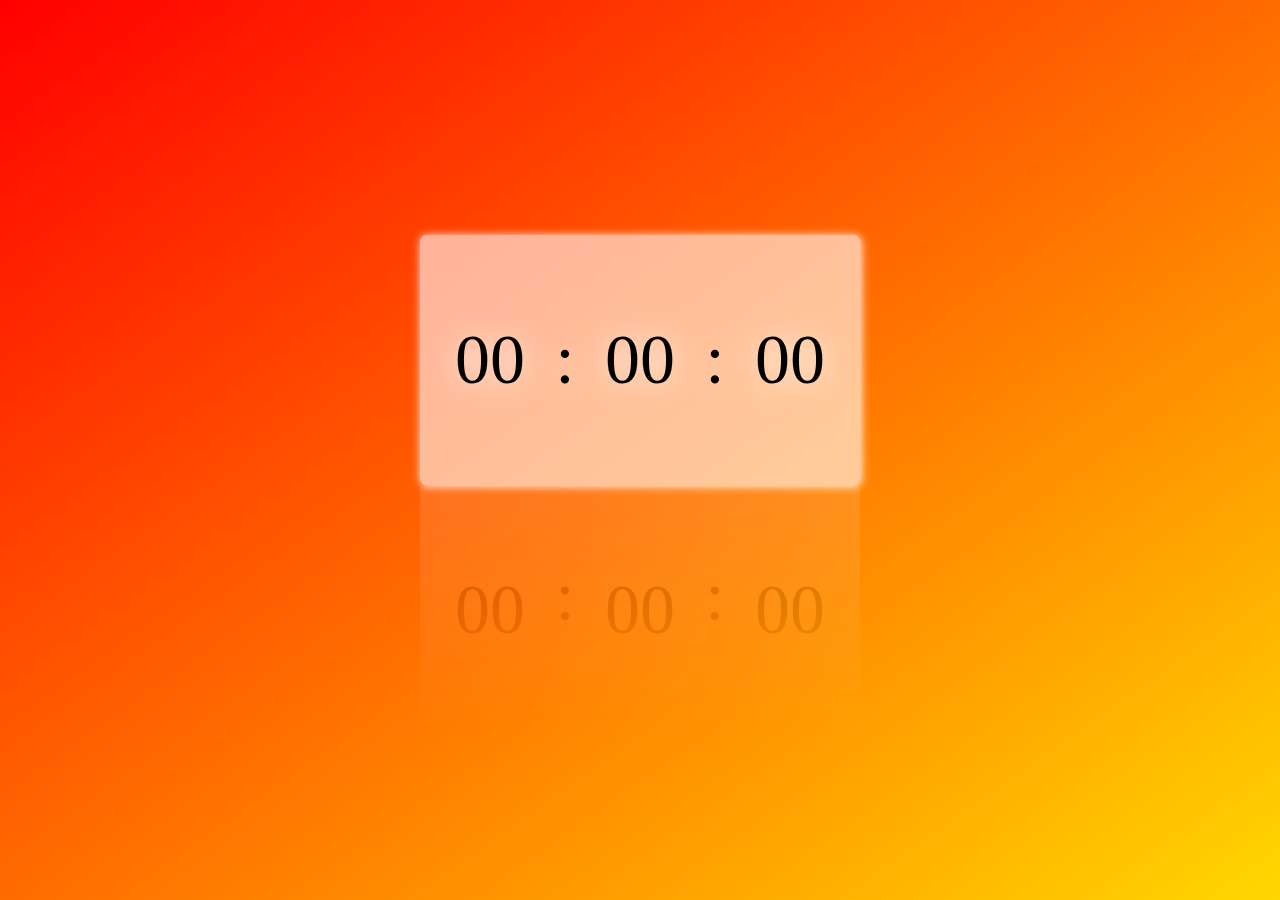
<file: Node/Node第一天/index.html>
<!DOCTYPE html>
<html lang="en">

<head>
  <meta charset="UTF-8">
  <meta name="viewport" content="width=device-width, initial-scale=1.0">
  <meta http-equiv="X-UA-Compatible" content="ie=edge">
  <title>index首页</title>

   <link rel="stylesheet" href="./clocks/index.css">
</head>

<body>
  <div class="box">
    <div id="HH">00</div>
    <div>:</div>
    <div id="mm">00</div>
    <div>:</div>
    <div id="ss">00</div>
  </div>

   <script src="./clocks/index.js"></script>
</body>

</html>
</file>
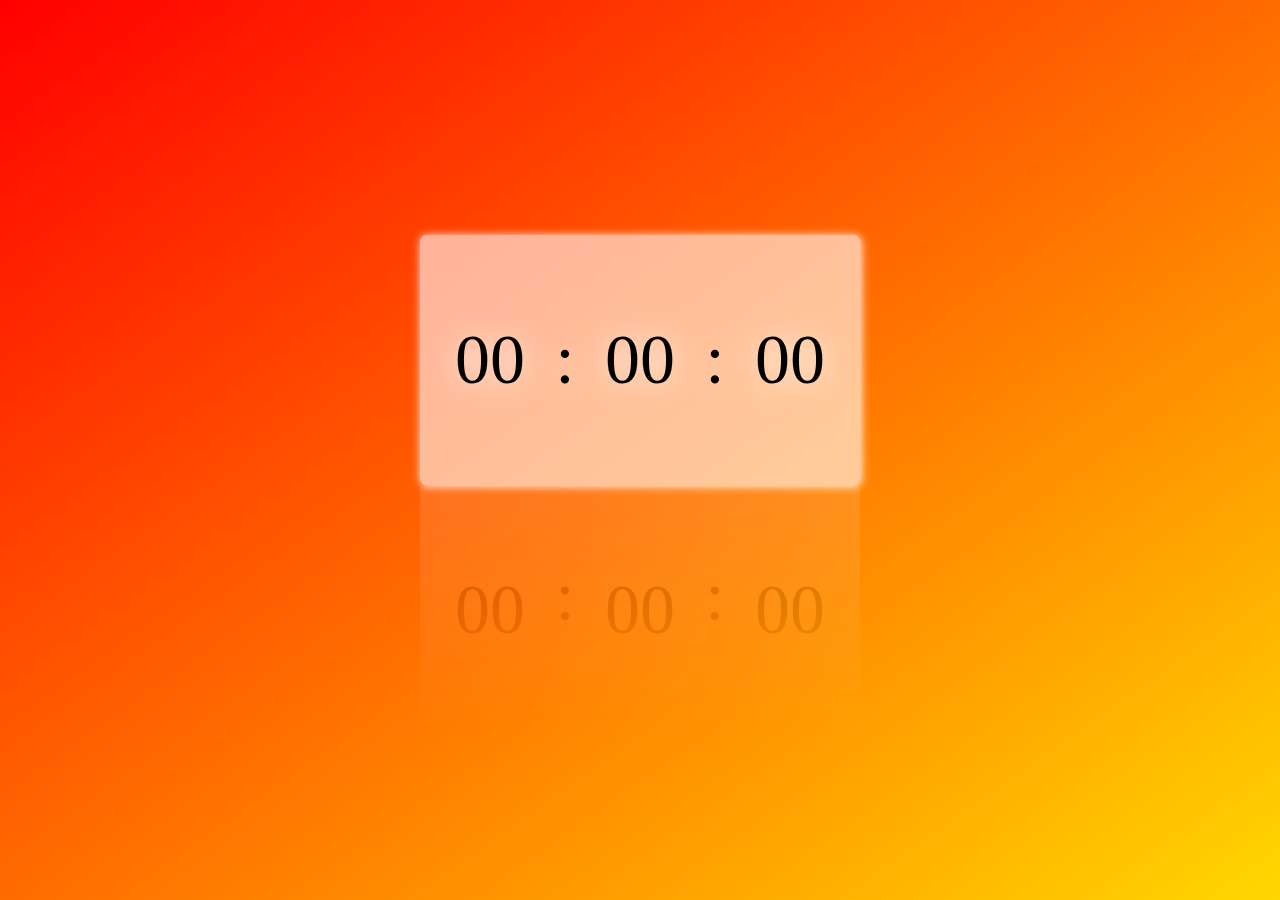
<file: Node/Node第一天/clock/index.html>
<!DOCTYPE html>
<html lang="en">

<head>
  <meta charset="UTF-8">
  <meta name="viewport" content="width=device-width, initial-scale=1.0">
  <meta http-equiv="X-UA-Compatible" content="ie=edge">
  <title>index首页</title>

   <link rel="stylesheet" href="./index.css">
</head>

<body>
  <div class="box">
    <div id="HH">00</div>
    <div>:</div>
    <div id="mm">00</div>
    <div>:</div>
    <div id="ss">00</div>
  </div>

   <script src="./index.js"></script>
</body>

</html>
</file>
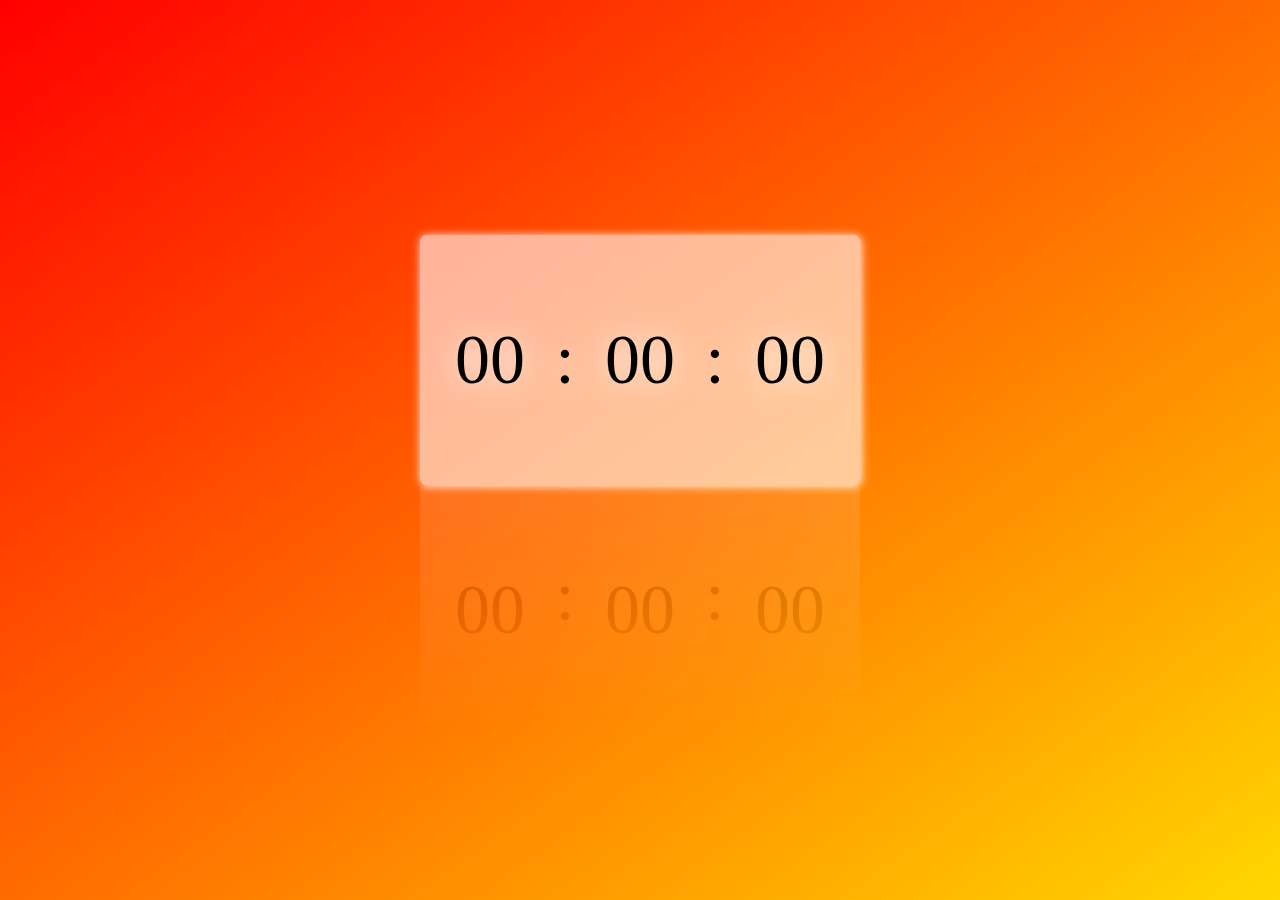
<file: Node/Node第一天/clocka/index.html>
<!DOCTYPE html>
<html lang="en">

<head>
  <meta charset="UTF-8">
  <meta name="viewport" content="width=device-width, initial-scale=1.0">
  <meta http-equiv="X-UA-Compatible" content="ie=edge">
  <title>index首页</title>

  <link rel="stylesheet" href="./index.css">
</head>

<body>
  <div class="box">
    <div id="HH">00</div>
    <div>:</div>
    <div id="mm">00</div>
    <div>:</div>
    <div id="ss">00</div>
  </div>

  <script src="./index.js"></script>
</body>

</html>
</file>
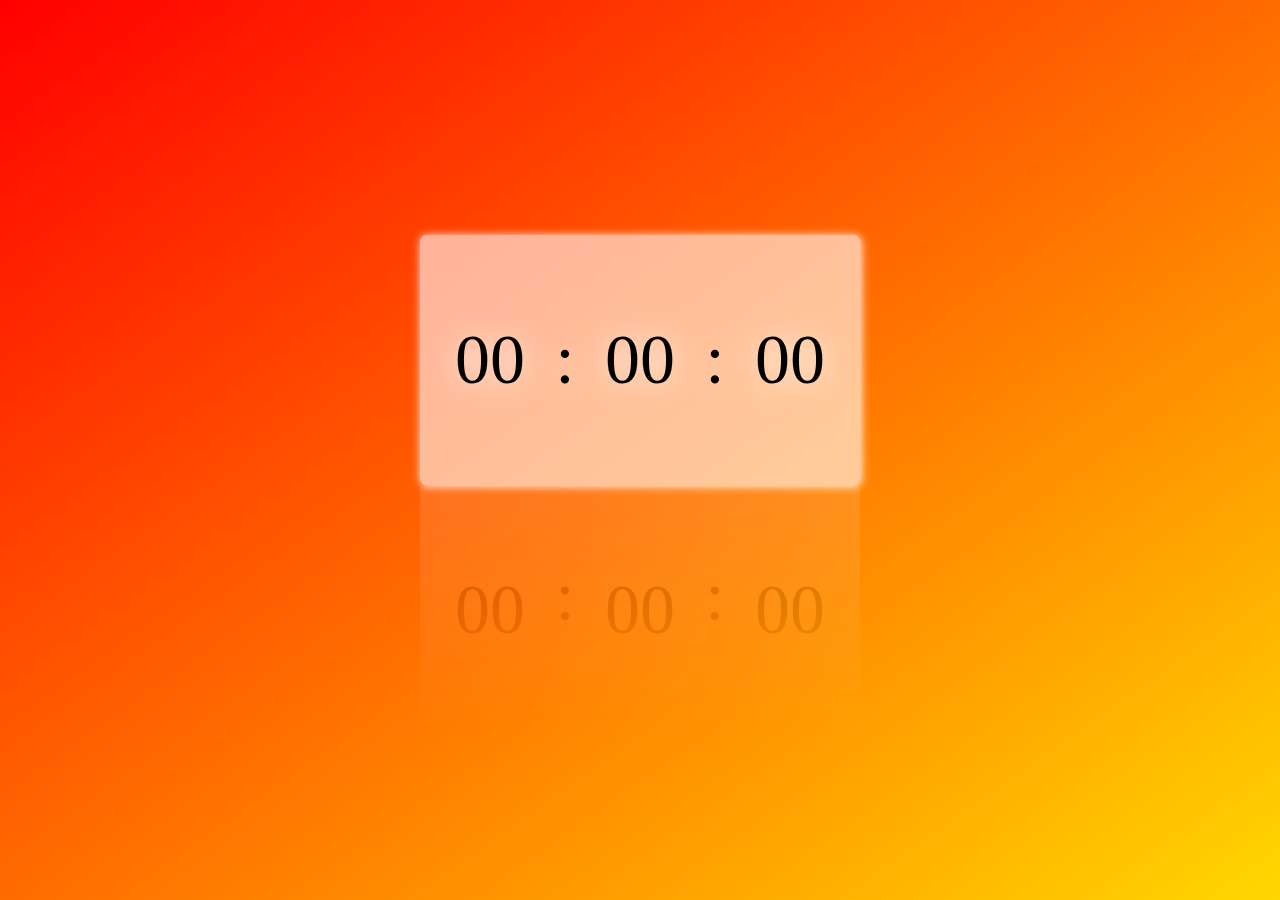
<file: Node/Node第一天/素材/index.html>
<!DOCTYPE html>
<html lang="en">

<head>
  <meta charset="UTF-8">
  <meta name="viewport" content="width=device-width, initial-scale=1.0">
  <meta http-equiv="X-UA-Compatible" content="ie=edge">
  <title>index首页</title>

  <style>
    html,
    body {
      margin: 0;
      padding: 0;
      height: 100%;
      background-image: linear-gradient(to bottom right, red, gold);
    }

    .box {
      width: 400px;
      height: 250px;
      background-color: rgba(255, 255, 255, 0.6);
      border-radius: 6px;
      position: absolute;
      left: 50%;
      top: 40%;
      transform: translate(-50%, -50%);
      box-shadow: 1px 1px 10px #fff;
      text-shadow: 0px 1px 30px white;

      display: flex;
      justify-content: space-around;
      align-items: center;
      font-size: 70px;
      user-select: none;
      padding: 0 20px;

      /* 盒子投影 */
      -webkit-box-reflect: below 0px -webkit-gradient(linear, left top, left bottom, from(transparent), color-stop(0%, transparent), to(rgba(250, 250, 250, .2)));
    }
  </style>
</head>

<body>
  <div class="box">
    <div id="HH">00</div>
    <div>:</div>
    <div id="mm">00</div>
    <div>:</div>
    <div id="ss">00</div>
  </div>

  <script>
    window.onload = function () {
      // 定时器，每隔 1 秒执行 1 次
      setInterval(() => {
        var dt = new Date()
        var HH = dt.getHours()
        var mm = dt.getMinutes()
        var ss = dt.getSeconds()

        // 为页面上的元素赋值
        document.querySelector('#HH').innerHTML = padZero(HH)
        document.querySelector('#mm').innerHTML = padZero(mm)
        document.querySelector('#ss').innerHTML = padZero(ss)
      }, 1000)
    }

    // 补零函数
    function padZero(n) {
      return n > 9 ? n : '0' + n
    }
  </script>
</body>

</html>
</file>
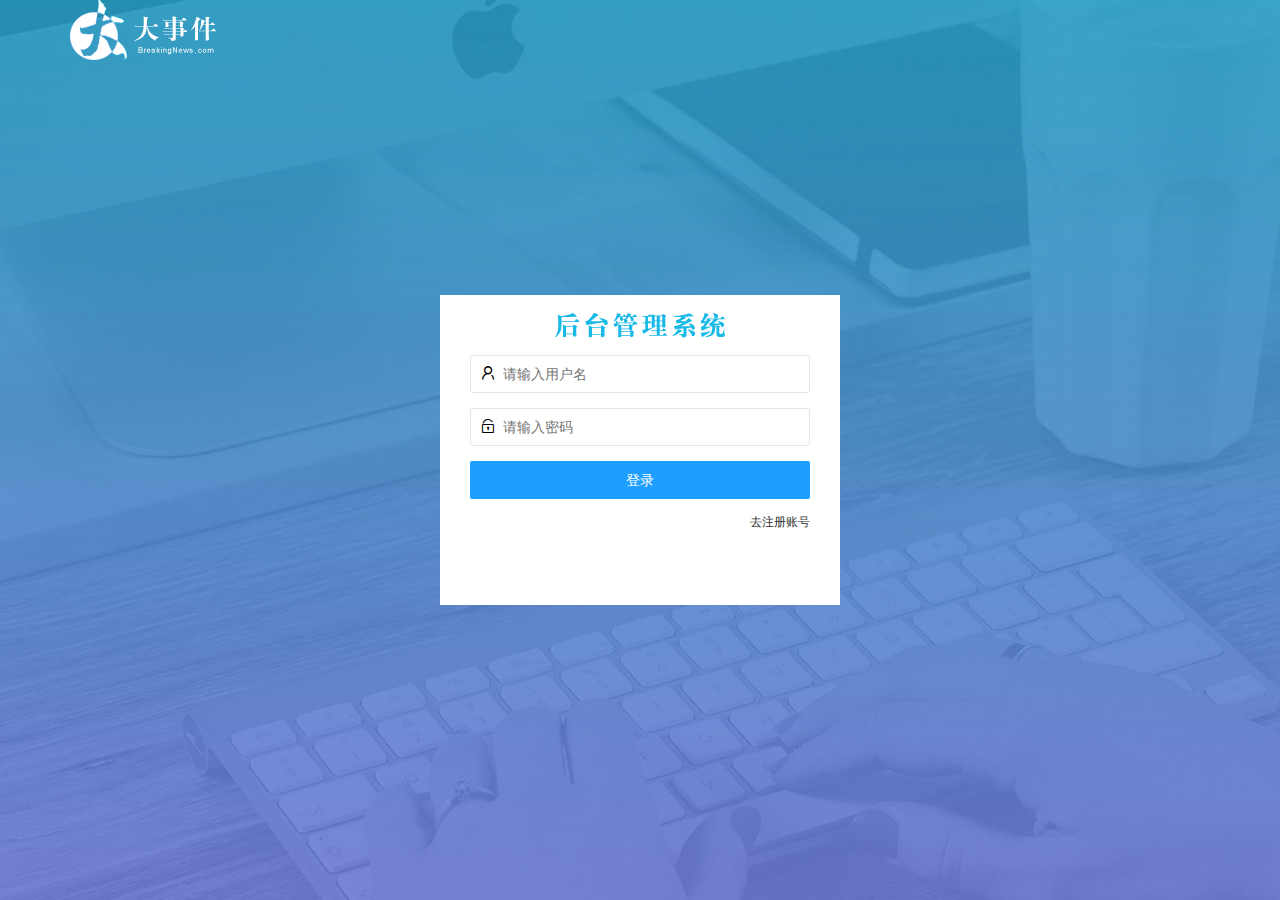
<file: login.html>
<!DOCTYPE html>
<html lang="en">
  <head>
    <meta charset="UTF-8" />
    <meta name="viewport" content="width=device-width, initial-scale=1.0" />
    <title>大事件-登录/注册</title>
    <!-- layui的样式 -->
    <link rel="stylesheet" href="/assets/lib/layui/css/layui.css" />
    <!-- 自己的样式 -->
    <link rel="stylesheet" href="/assets/css/login.css" />
  </head>
  <body>
    <!-- 头部LOGO区域 -->
    <div class="layui-main">
      <img src="/assets/images/logo.png" alt="" />
    </div>
    <!-- 登录/注册区域 -->
    <div class="loginAndRegBox">
      <div class="title-box"></div>
        <!-- 登录的 div -->
        <div class="login-box">
            <!-- 登入的表单 -->
          <form class="layui-form" action="" id="form_login">
              <!-- 用户名 -->
            <div class="layui-form-item">
                <i class="layui-icon layui-icon-username"></i>   
              <input type="text" name="username" required lay-verify="required" placeholder="请输入用户名" autocomplete="off" class="layui-input" />
            </div>
            <!-- 密码 -->
            <div class="layui-form-item">
                <i class="layui-icon layui-icon-password"></i>   
                <input type="password" name="password" required lay-verify="required|pwd" placeholder="请输入密码" autocomplete="off" class="layui-input" />
              </div>
              <!-- 登录按钮 -->
              <div class="layui-form-item">
                <button class="layui-btn layui-btn-fluid layui-btn layui-btn-normal" lay-submit lay-filter="formDemo">登录</button>
              </div>
              <!-- 去注册 -->
              <div class="layui-form-item links">
                <a href="javascript:;" id="link_reg">去注册账号</a>
              </div>
          </form>
          
        </div>
        <!-- 注册的 div -->
        <div class="reg-box">
            <!-- 注册的表单 -->
            <form class="layui-form" id="form_reg" action="">
                <!-- 用户名 -->
              <div class="layui-form-item">
                  <i class="layui-icon layui-icon-username"></i>   
                <input type="text" name="username" required lay-verify="required" placeholder="请输入用户名" autocomplete="off" class="layui-input" />
              </div>
              <!-- 密码 -->
              <div class="layui-form-item">
                  <i class="layui-icon layui-icon-password"></i>   
                  <input type="password" name="password" required lay-verify="required|pwd" placeholder="请输入密码" autocomplete="off" class="layui-input" />
                </div>
                <!-- 再次确认密码 -->
                <div class="layui-form-item">
                    <i class="layui-icon layui-icon-password"></i>   
                    <input type="password" name="repassword" required lay-verify="required|pwd|repwd" placeholder="请输入密码" autocomplete="off" class="layui-input" />
                  </div>
                <!-- 登录按钮 -->
                <div class="layui-form-item">
                  <button class="layui-btn layui-btn-fluid layui-btn layui-btn-normal" lay-submit lay-filter="formDemo">注册</button>
                </div>
                <!-- 去注册 -->
                <div class="layui-form-item links">
                    <a href="javascript:;" id="link_login">去登录</a>
                </div>
            </form>
        </div>
      
    </div>
    <!-- 导入Layui的js -->
    <script src="/assets/lib/layui/layui.all.js"></script>
    <!-- 导入JQuery -->
    <script src="/assets/lib/jquery.js"></script>
    <!-- 导入自己的js -->
    <script src="/assets/js/login.js"></script>
  </body>
</html>
</file>
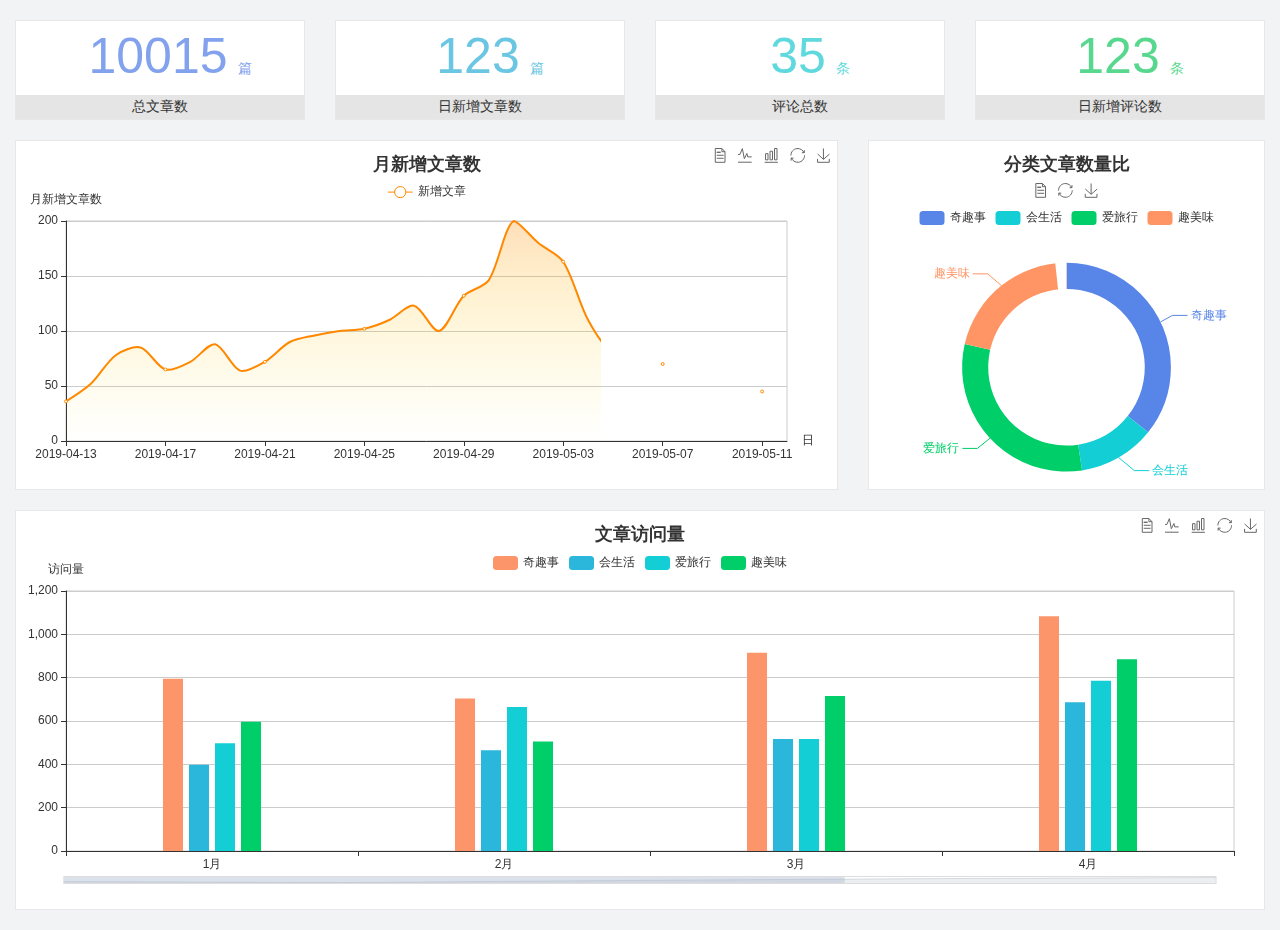
<file: home/dashboard.html>
<!DOCTYPE html>
<html lang="en">

<head>
  <meta charset="UTF-8">
  <meta name="viewport" content="width=device-width, initial-scale=1.0">
  <meta http-equiv="X-UA-Compatible" content="ie=edge">
  <title>图表统计</title>
  <link rel="stylesheet" href="../../assets/lib/bootstrap.css" />
  <link rel="stylesheet" href="../../assets/lib/main.css" />
  <script src="../../assets/lib/jquery.js"></script>
  <script type="text/javascript" src="../../assets/lib/echarts.min.js"></script>
</head>

<body>
  <div class="container-fluid">
    <div class="row spannel_list">
      <div class="col-sm-3 col-xs-6">
        <div class="spannel">
          <em>10015</em><span>篇</span>
          <b>总文章数</b>
        </div>
      </div>
      <div class="col-sm-3 col-xs-6">
        <div class="spannel scolor01">
          <em>123</em><span>篇</span>
          <b>日新增文章数</b>
        </div>
      </div>
      <div class="col-sm-3 col-xs-6">
        <div class="spannel scolor02">
          <em>35</em><span>条</span>
          <b>评论总数</b>
        </div>
      </div>
      <div class="col-sm-3 col-xs-6">
        <div class="spannel scolor03">
          <em>123</em><span>条</span>
          <b>日新增评论数</b>
        </div>
      </div>
    </div>
  </div>

  <div class="container-fluid">
    <div class="row curve-pie">
      <div class="col-lg-8 col-md-8">
        <div class="gragh_pannel" id="curve_show"></div>
      </div>
      <div class="col-lg-4 col-md-4">
        <div class="gragh_pannel" id="pie_show"></div>
      </div>
    </div>
  </div>

  <div class="container-fluid">
    <div class="column_pannel" id="column_show"></div>
  </div>

  <script>
    var oChart = echarts.init(document.getElementById('curve_show'));
    var aList_all = [
      { 'count': 36, 'date': '2019-04-13' },
      { 'count': 52, 'date': '2019-04-14' },
      { 'count': 78, 'date': '2019-04-15' },
      { 'count': 85, 'date': '2019-04-16' },
      { 'count': 65, 'date': '2019-04-17' },
      { 'count': 72, 'date': '2019-04-18' },
      { 'count': 88, 'date': '2019-04-19' },
      { 'count': 64, 'date': '2019-04-20' },
      { 'count': 72, 'date': '2019-04-21' },
      { 'count': 90, 'date': '2019-04-22' },
      { 'count': 96, 'date': '2019-04-23' },
      { 'count': 100, 'date': '2019-04-24' },
      { 'count': 102, 'date': '2019-04-25' },
      { 'count': 110, 'date': '2019-04-26' },
      { 'count': 123, 'date': '2019-04-27' },
      { 'count': 100, 'date': '2019-04-28' },
      { 'count': 132, 'date': '2019-04-29' },
      { 'count': 146, 'date': '2019-04-30' },
      { 'count': 200, 'date': '2019-05-01' },
      { 'count': 180, 'date': '2019-05-02' },
      { 'count': 163, 'date': '2019-05-03' },
      { 'count': 110, 'date': '2019-05-04' },
      { 'count': 80, 'date': '2019-05-05' },
      { 'count': 82, 'date': '2019-05-06' },
      { 'count': 70, 'date': '2019-05-07' },
      { 'count': 65, 'date': '2019-05-08' },
      { 'count': 54, 'date': '2019-05-09' },
      { 'count': 40, 'date': '2019-05-10' },
      { 'count': 45, 'date': '2019-05-11' },
      { 'count': 38, 'date': '2019-05-12' },
    ];

    let aCount = [];
    let aDate = [];

    for (var i = 0; i < aList_all.length; i++) {
      aCount.push(aList_all[i].count);
      aDate.push(aList_all[i].date);
    }

    var chartopt = {
      title: {
        text: '月新增文章数',
        left: 'center',
        top: '10'
      },
      tooltip: {
        trigger: 'axis'
      },
      legend: {
        data: ['新增文章'],
        top: '40'
      },
      toolbox: {
        show: true,
        feature: {
          mark: { show: true },
          dataView: { show: true, readOnly: false },
          magicType: { show: true, type: ['line', 'bar'] },
          restore: { show: true },
          saveAsImage: { show: true }
        }
      },
      calculable: true,
      xAxis: [
        {
          name: '日',
          type: 'category',
          boundaryGap: false,
          data: aDate
        }
      ],
      yAxis: [
        {
          name: '月新增文章数',
          type: 'value'
        }
      ],
      series: [
        {
          name: '新增文章',
          type: 'line',
          smooth: true,
          itemStyle: { normal: { areaStyle: { type: 'default' }, color: '#f80' }, lineStyle: { color: '#f80' } },
          data: aCount
        }],
      areaStyle: {
        normal: {
          color: new echarts.graphic.LinearGradient(0, 0, 0, 1, [{
            offset: 0,
            color: 'rgba(255,136,0,0.39)'
          }, {
            offset: .34,
            color: 'rgba(255,180,0,0.25)'
          }, {
            offset: 1,
            color: 'rgba(255,222,0,0.00)'
          }])

        }
      },
      grid: {
        show: true,
        x: 50,
        x2: 50,
        y: 80,
        height: 220
      }
    };

    oChart.setOption(chartopt);


    var oPie = echarts.init(document.getElementById('pie_show'));
    var oPieopt =
    {
      title: {
        top: 10,
        text: '分类文章数量比',
        x: 'center'
      },
      tooltip: {
        trigger: 'item',
        formatter: "{a} <br/>{b} : {c} ({d}%)"
      },
      color: ['#5885e8', '#13cfd5', '#00ce68', '#ff9565'],
      legend: {
        x: 'center',
        top: 65,
        data: ['奇趣事', '会生活', '爱旅行', '趣美味']
      },
      toolbox: {
        show: true,
        x: 'center',
        top: 35,
        feature: {
          mark: { show: true },
          dataView: { show: true, readOnly: false },
          magicType: {
            show: true,
            type: ['pie', 'funnel'],
            option: {
              funnel: {
                x: '25%',
                width: '50%',
                funnelAlign: 'left',
                max: 1548
              }
            }
          },
          restore: { show: true },
          saveAsImage: { show: true }
        }
      },
      calculable: true,
      series: [
        {
          name: '访问来源',
          type: 'pie',
          radius: ['45%', '60%'],
          center: ['50%', '65%'],
          data: [
            { value: 300, name: '奇趣事' },
            { value: 100, name: '会生活' },
            { value: 260, name: '爱旅行' },
            { value: 180, name: '趣美味' }
          ]
        }
      ]
    };
    oPie.setOption(oPieopt);



    var oColumn = this.echarts.init(document.getElementById('column_show'));
    var oColumnopt =
    {
      title: {
        text: '文章访问量',
        left: 'center',
        top: '10'
      },
      tooltip: {
        trigger: 'axis'
      },
      legend: {
        data: ['奇趣事', '会生活', '爱旅行', '趣美味'],
        top: '40'
      },
      toolbox: {
        show: true,
        feature: {
          mark: { show: true },
          dataView: { show: true, readOnly: false },
          magicType: { show: true, type: ['line', 'bar'] },
          restore: { show: true },
          saveAsImage: { show: true }
        }
      },
      calculable: true,
      xAxis: [
        {
          type: 'category',
          data: ['1月', '2月', '3月', '4月', '5月']
        }
      ],
      yAxis: [
        {
          name: '访问量',
          type: 'value'
        }
      ],
      series: [
        {
          name: '奇趣事',
          type: 'bar',
          barWidth: 20,
          itemStyle: {
            normal: { areaStyle: { type: 'default' }, color: '#fd956a' }
          },
          data: [800, 708, 920, 1090, 1200]
        },
        {
          name: '会生活',
          type: 'bar',
          barWidth: 20,
          itemStyle: {
            normal: { areaStyle: { type: 'default' }, color: '#2bb6db' }
          },
          data: [400, 468, 520, 690, 800]
        },
        {
          name: '爱旅行',
          type: 'bar',
          barWidth: 20,
          itemStyle: {
            normal: { areaStyle: { type: 'default' }, color: '#13cfd5' }
          },
          data: [500, 668, 520, 790, 900]
        },
        {
          name: '趣美味',
          type: 'bar',
          barWidth: 20,
          itemStyle: {
            normal: { areaStyle: { type: 'default' }, color: '#00ce68' }
          },
          data: [600, 508, 720, 890, 1000]
        }
      ],
      grid: {
        show: true,
        x: 50,
        x2: 30,
        y: 80,
        height: 260
      },
      dataZoom: [//给x轴设置滚动条
        {
          start: 0,//默认为0
          end: 100 - 1000 / 31,//默认为100
          type: 'slider',
          show: true,
          xAxisIndex: [0],
          handleSize: 0,//滑动条的 左右2个滑动条的大小
          height: 8,//组件高度
          left: 45, //左边的距离
          right: 50,//右边的距离
          bottom: 26,//右边的距离
          handleColor: '#ddd',//h滑动图标的颜色
          handleStyle: {
            borderColor: "#cacaca",
            borderWidth: "1",
            shadowBlur: 2,
            background: "#ddd",
            shadowColor: "#ddd",
          }
        }]
    };
    oColumn.setOption(oColumnopt);
  </script>
</body>

</html>
</file>
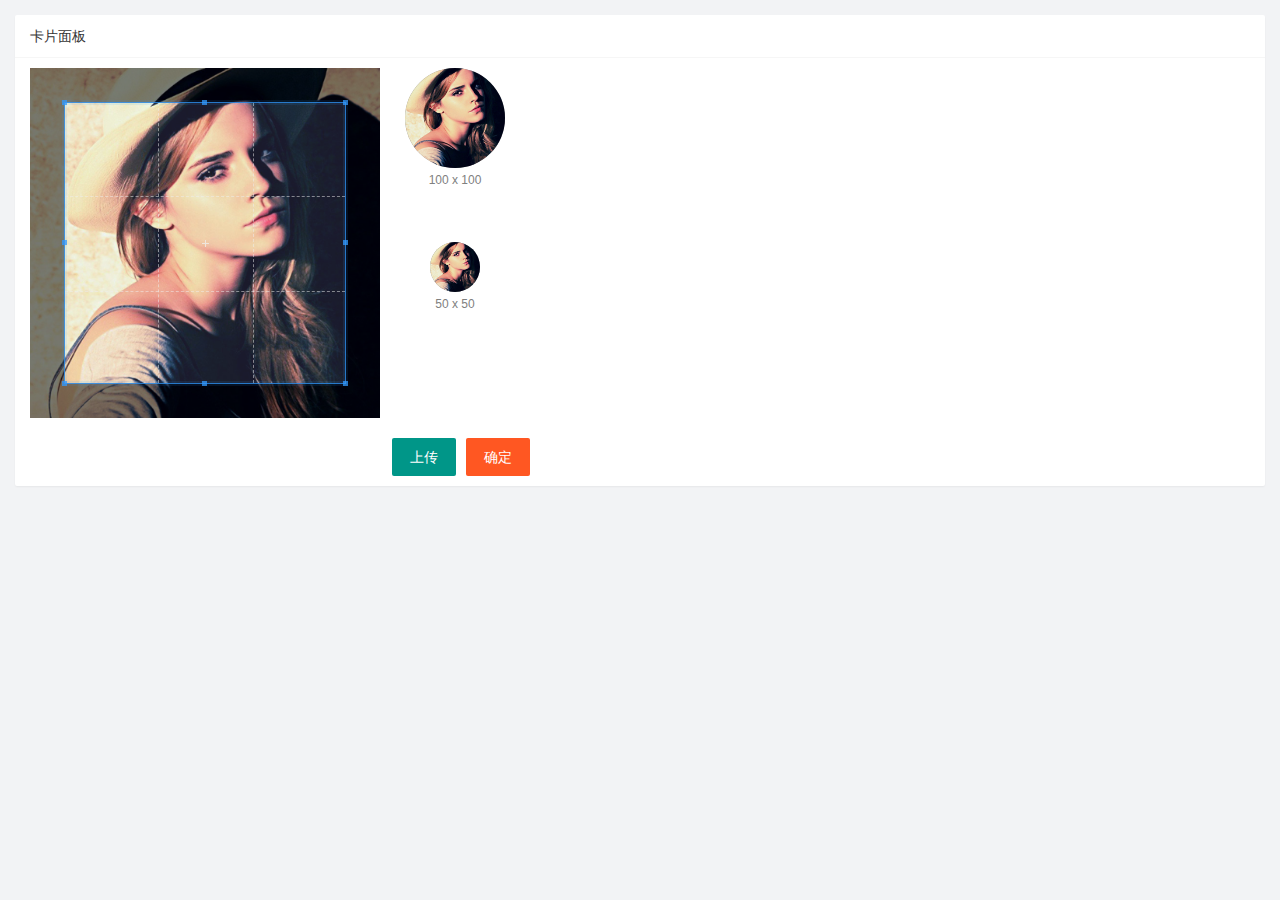
<file: user/user_avatar.html>
<!DOCTYPE html>
<html lang="en">

<head>
    <meta charset="UTF-8">
    <meta name="viewport" content="width=device-width, initial-scale=1.0">
    <title>Document</title>
    <link rel="stylesheet" href="/assets/lib/layui/css/layui.css">
    <link rel="stylesheet" href="/assets/lib/cropper/cropper.css" />
    <link rel="stylesheet" href="/assets/css/user/user_avatar.css">
</head>

<body>
    <!-- 卡片区域 -->
    <div class="layui-card">
        <div class="layui-card-header">卡片面板</div>
        <div class="layui-card-body">
            <!-- 第一行的图片裁剪和预览区域 -->
            <div class="row1">
                <!-- 图片裁剪区域 -->
                <div class="cropper-box">
                    <!-- 这个 img 标签很重要，将来会把它初始化为裁剪区域 -->
                    <img id="image" src="/assets/images/sample.jpg" />
                </div>
                <!-- 图片的预览区域 -->
                <div class="preview-box">
                    <div>
                        <!-- 宽高为 100px 的预览区域 -->
                        <div class="img-preview w100"></div>
                        <p class="size">100 x 100</p>
                    </div>
                    <div>
                        <!-- 宽高为 50px 的预览区域 -->
                        <div class="img-preview w50"></div>
                        <p class="size">50 x 50</p>
                    </div>
                </div>
            </div>

            <!-- 第二行的按钮区域 -->
            <div class="row2">
                <input type="file" id="file" accept="image/png,image/jpeg">
                <button type="button" class="layui-btn" id="btnChooseImage">上传</button>
                <button type="button" class="layui-btn layui-btn-danger" id="btnUpload">确定</button>
            </div>
        </div>
    </div>
    <script src="/assets/lib/jquery.js"></script>
    <script src="/assets/lib/layui/layui.all.js"></script>
    <script src="/assets/lib/cropper/Cropper.js"></script>
    <script src="/assets/lib/cropper/jquery-cropper.js"></script>
    <script src="/assets/js/baseAPI.js"></script>
    <script src="/assets/js/user/user_avatar.js"></script>
</body>

</html>
</file>
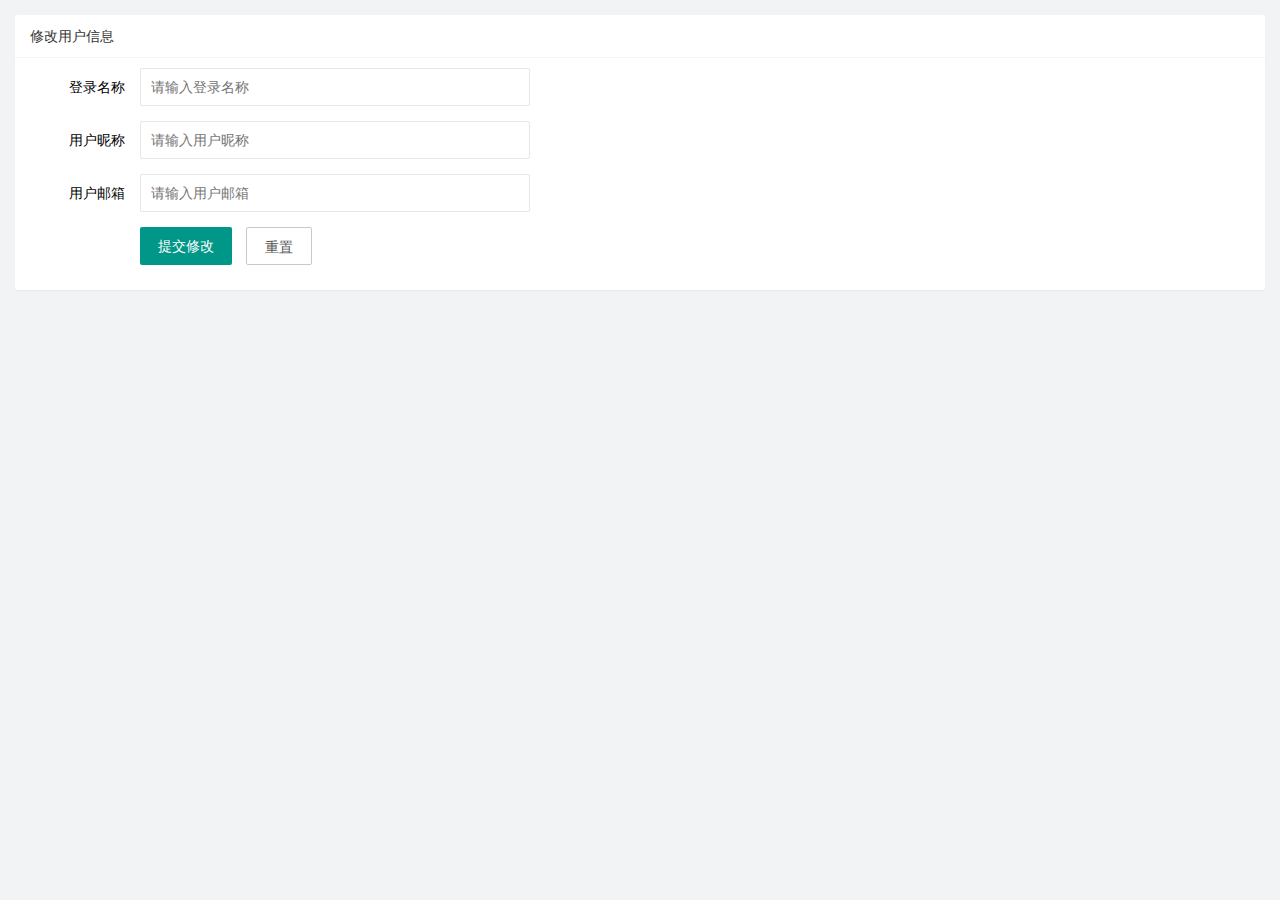
<file: user/user_info.html>
<!DOCTYPE html>
<html lang="en">

<head>
    <meta charset="UTF-8">
    <meta name="viewport" content="width=device-width, initial-scale=1.0">
    <title>Document</title>
    <link rel="stylesheet" href="/assets/lib/layui/css/layui.css">
    <link rel="stylesheet" href="/assets/css/user/user_info.css">
</head>

<body>
    <!-- 卡片区域 -->
    <div class="layui-card">
        <div class="layui-card-header">修改用户信息</div>
        <div class="layui-card-body">
            <!-- form 表单区域 -->
            <form class="layui-form"  lay-filter="formUserInfo">
                <input type="hidden" name="id">
                <div class="layui-form-item">
                    <label class="layui-form-label">登录名称</label>
                    <div class="layui-input-block">
                        <input type="text" name="username" required lay-verify="required" placeholder="请输入登录名称"
                            autocomplete="off" class="layui-input" readonly>
                    </div>
                </div>
                <div class="layui-form-item">
                    <label class="layui-form-label">用户昵称</label>
                    <div class="layui-input-block">
                        <input type="text" name="nickname" required lay-verify="required|nickname" placeholder="请输入用户昵称"
                            autocomplete="off" class="layui-input">
                    </div>
                </div>
                <div class="layui-form-item">
                    <label class="layui-form-label">用户邮箱</label>
                    <div class="layui-input-block">
                        <input type="text" name="email" required lay-verify="required|email" placeholder="请输入用户邮箱"
                            autocomplete="off" class="layui-input">
                    </div>
                </div>
                <div class="layui-form-item">
                    <div class="layui-input-block">
                        <button class="layui-btn" lay-submit lay-filter="formDemo">提交修改</button>
                        <button type="reset" class="layui-btn layui-btn-primary" id="btnReset">重置</button>
                    </div>
                </div>
            </form>
        </div>
    </div>
    <script src="/assets/lib/layui/layui.all.js"></script>
    <script src="/assets/lib/jquery.js"></script>
    <script src="/assets/js/baseAPI.js"></script>
    <script src="/assets/js/user/user_info.js"></script>
</body>

</html>
</file>
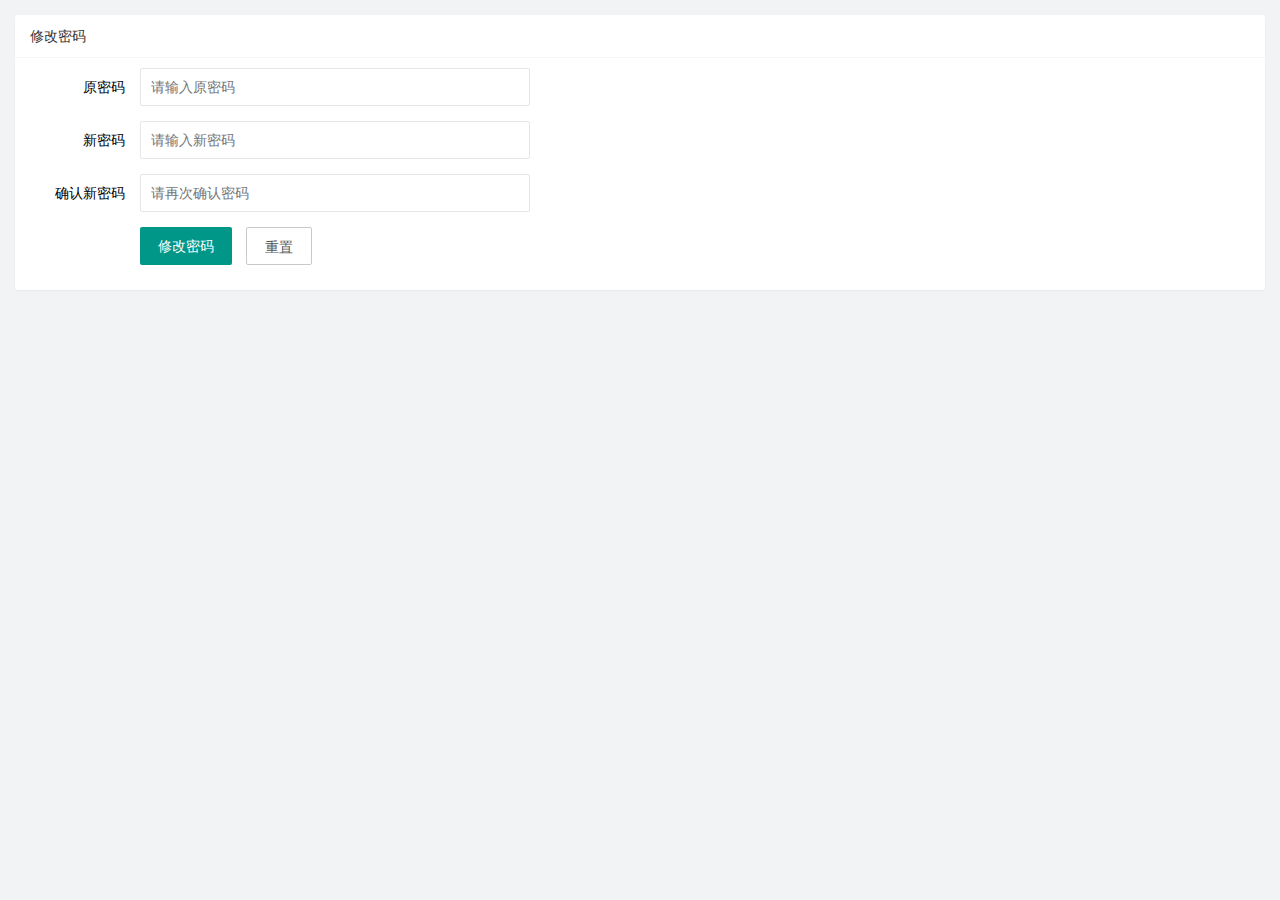
<file: user/user_pwd.html>
<!DOCTYPE html>
<html lang="en">

<head>
    <meta charset="UTF-8">
    <meta name="viewport" content="width=device-width, initial-scale=1.0">
    <title>Document</title>
    <link rel="stylesheet" href="/assets/lib/layui/css/layui.css">
    <link rel="stylesheet" href="/assets/css/user/user_pwd.css">
</head>

<body>
    <!-- 卡片区域 -->
    <div class="layui-card">
        <div class="layui-card-header">修改密码</div>
        <div class="layui-card-body">
            <form class="layui-form">
                <div class="layui-form-item">
                    <label class="layui-form-label">原密码</label>
                    <div class="layui-input-block">
                        <input type="password" name="oldPwd" required lay-verify="required|pwd" placeholder="请输入原密码"
                            autocomplete="off" class="layui-input">
                    </div>
                </div>
                <div class="layui-form-item">
                    <label class="layui-form-label">新密码</label>
                    <div class="layui-input-block">
                        <input type="password" name="newPwd" required lay-verify="required|pwd|samePwd" placeholder="请输入新密码"
                            autocomplete="off" class="layui-input">
                    </div>
                </div>
                <div class="layui-form-item">
                    <label class="layui-form-label">确认新密码</label>
                    <div class="layui-input-block">
                        <input type="password" name="rePwd" required lay-verify="required|pwd|samePwd|rePwd" placeholder="请再次确认密码"
                            autocomplete="off" class="layui-input">
                    </div>
                </div>
                <div class="layui-form-item">
                    <div class="layui-input-block">
                        <button class="layui-btn" lay-submit lay-filter="formDemo">修改密码</button>
                        <button type="reset" class="layui-btn layui-btn-primary">重置</button>
                    </div>
                </div>
            </form>
        </div>
    </div>
    <script src="/assets/lib/layui/layui.all.js"></script>
    <script src="/assets/lib/jquery.js"></script>
    <script src="/assets/js/baseAPI.js"></script>
    <script src="/assets/js/user/user_pwd.js"></script>

</body>

</html>
</file>
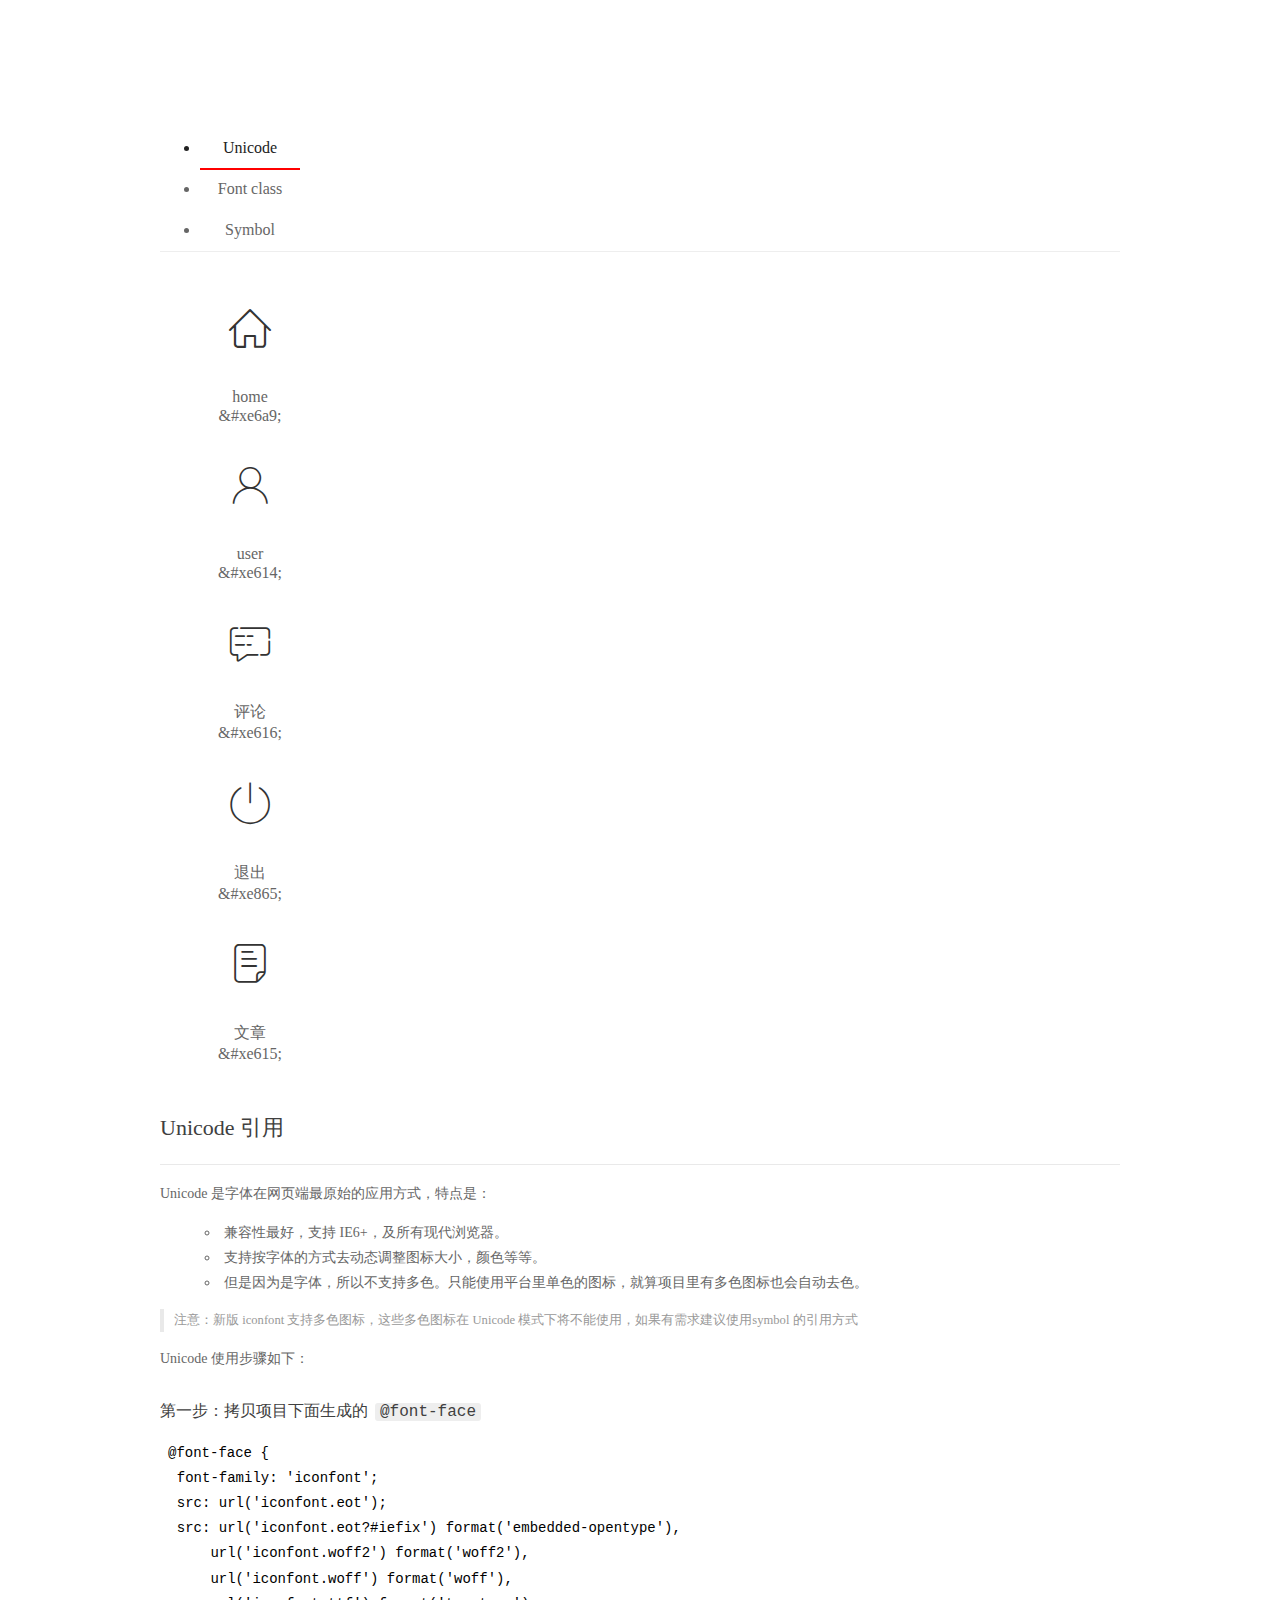
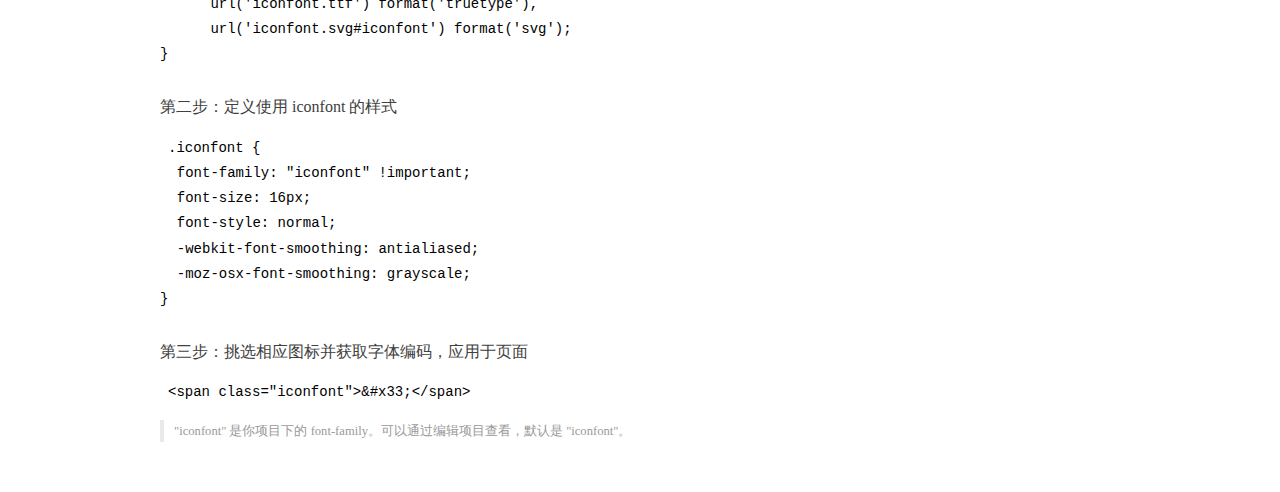
<file: assets/fonts/demo_index.html>
<!DOCTYPE html>
<html>
<head>
  <meta charset="utf-8"/>
  <title>IconFont Demo</title>
  <link rel="shortcut icon" href="https://gtms04.alicdn.com/tps/i4/TB1_oz6GVXXXXaFXpXXJDFnIXXX-64-64.ico" type="image/x-icon"/>
  <link rel="stylesheet" href="https://g.alicdn.com/thx/cube/1.3.2/cube.min.css">
  <link rel="stylesheet" href="demo.css">
  <link rel="stylesheet" href="iconfont.css">
  <script src="iconfont.js"></script>
  <!-- jQuery -->
  <script src="https://a1.alicdn.com/oss/uploads/2018/12/26/7bfddb60-08e8-11e9-9b04-53e73bb6408b.js"></script>
  <!-- 代码高亮 -->
  <script src="https://a1.alicdn.com/oss/uploads/2018/12/26/a3f714d0-08e6-11e9-8a15-ebf944d7534c.js"></script>
</head>
<body>
  <div class="main">
    <h1 class="logo"><a href="https://www.iconfont.cn/" title="iconfont 首页" target="_blank">&#xe86b;</a></h1>
    <div class="nav-tabs">
      <ul id="tabs" class="dib-box">
        <li class="dib active"><span>Unicode</span></li>
        <li class="dib"><span>Font class</span></li>
        <li class="dib"><span>Symbol</span></li>
      </ul>
      
    </div>
    <div class="tab-container">
      <div class="content unicode" style="display: block;">
          <ul class="icon_lists dib-box">
          
            <li class="dib">
              <span class="icon iconfont">&#xe6a9;</span>
                <div class="name">home</div>
                <div class="code-name">&amp;#xe6a9;</div>
              </li>
          
            <li class="dib">
              <span class="icon iconfont">&#xe614;</span>
                <div class="name">user</div>
                <div class="code-name">&amp;#xe614;</div>
              </li>
          
            <li class="dib">
              <span class="icon iconfont">&#xe616;</span>
                <div class="name">评论</div>
                <div class="code-name">&amp;#xe616;</div>
              </li>
          
            <li class="dib">
              <span class="icon iconfont">&#xe865;</span>
                <div class="name">退出</div>
                <div class="code-name">&amp;#xe865;</div>
              </li>
          
            <li class="dib">
              <span class="icon iconfont">&#xe615;</span>
                <div class="name">文章</div>
                <div class="code-name">&amp;#xe615;</div>
              </li>
          
          </ul>
          <div class="article markdown">
          <h2 id="unicode-">Unicode 引用</h2>
          <hr>

          <p>Unicode 是字体在网页端最原始的应用方式，特点是：</p>
          <ul>
            <li>兼容性最好，支持 IE6+，及所有现代浏览器。</li>
            <li>支持按字体的方式去动态调整图标大小，颜色等等。</li>
            <li>但是因为是字体，所以不支持多色。只能使用平台里单色的图标，就算项目里有多色图标也会自动去色。</li>
          </ul>
          <blockquote>
            <p>注意：新版 iconfont 支持多色图标，这些多色图标在 Unicode 模式下将不能使用，如果有需求建议使用symbol 的引用方式</p>
          </blockquote>
          <p>Unicode 使用步骤如下：</p>
          <h3 id="-font-face">第一步：拷贝项目下面生成的 <code>@font-face</code></h3>
<pre><code class="language-css"
>@font-face {
  font-family: 'iconfont';
  src: url('iconfont.eot');
  src: url('iconfont.eot?#iefix') format('embedded-opentype'),
      url('iconfont.woff2') format('woff2'),
      url('iconfont.woff') format('woff'),
      url('iconfont.ttf') format('truetype'),
      url('iconfont.svg#iconfont') format('svg');
}
</code></pre>
          <h3 id="-iconfont-">第二步：定义使用 iconfont 的样式</h3>
<pre><code class="language-css"
>.iconfont {
  font-family: "iconfont" !important;
  font-size: 16px;
  font-style: normal;
  -webkit-font-smoothing: antialiased;
  -moz-osx-font-smoothing: grayscale;
}
</code></pre>
          <h3 id="-">第三步：挑选相应图标并获取字体编码，应用于页面</h3>
<pre>
<code class="language-html"
>&lt;span class="iconfont"&gt;&amp;#x33;&lt;/span&gt;
</code></pre>
          <blockquote>
            <p>"iconfont" 是你项目下的 font-family。可以通过编辑项目查看，默认是 "iconfont"。</p>
          </blockquote>
          </div>
      </div>
      <div class="content font-class">
        <ul class="icon_lists dib-box">
          
          <li class="dib">
            <span class="icon iconfont icon-home"></span>
            <div class="name">
              home
            </div>
            <div class="code-name">.icon-home
            </div>
          </li>
          
          <li class="dib">
            <span class="icon iconfont icon-user"></span>
            <div class="name">
              user
            </div>
            <div class="code-name">.icon-user
            </div>
          </li>
          
          <li class="dib">
            <span class="icon iconfont icon-pinglun"></span>
            <div class="name">
              评论
            </div>
            <div class="code-name">.icon-pinglun
            </div>
          </li>
          
          <li class="dib">
            <span class="icon iconfont icon-tuichu"></span>
            <div class="name">
              退出
            </div>
            <div class="code-name">.icon-tuichu
            </div>
          </li>
          
          <li class="dib">
            <span class="icon iconfont icon-16"></span>
            <div class="name">
              文章
            </div>
            <div class="code-name">.icon-16
            </div>
          </li>
          
        </ul>
        <div class="article markdown">
        <h2 id="font-class-">font-class 引用</h2>
        <hr>

        <p>font-class 是 Unicode 使用方式的一种变种，主要是解决 Unicode 书写不直观，语意不明确的问题。</p>
        <p>与 Unicode 使用方式相比，具有如下特点：</p>
        <ul>
          <li>兼容性良好，支持 IE8+，及所有现代浏览器。</li>
          <li>相比于 Unicode 语意明确，书写更直观。可以很容易分辨这个 icon 是什么。</li>
          <li>因为使用 class 来定义图标，所以当要替换图标时，只需要修改 class 里面的 Unicode 引用。</li>
          <li>不过因为本质上还是使用的字体，所以多色图标还是不支持的。</li>
        </ul>
        <p>使用步骤如下：</p>
        <h3 id="-fontclass-">第一步：引入项目下面生成的 fontclass 代码：</h3>
<pre><code class="language-html">&lt;link rel="stylesheet" href="./iconfont.css"&gt;
</code></pre>
        <h3 id="-">第二步：挑选相应图标并获取类名，应用于页面：</h3>
<pre><code class="language-html">&lt;span class="iconfont icon-xxx"&gt;&lt;/span&gt;
</code></pre>
        <blockquote>
          <p>"
            iconfont" 是你项目下的 font-family。可以通过编辑项目查看，默认是 "iconfont"。</p>
        </blockquote>
      </div>
      </div>
      <div class="content symbol">
          <ul class="icon_lists dib-box">
          
            <li class="dib">
                <svg class="icon svg-icon" aria-hidden="true">
                  <use xlink:href="#icon-home"></use>
                </svg>
                <div class="name">home</div>
                <div class="code-name">#icon-home</div>
            </li>
          
            <li class="dib">
                <svg class="icon svg-icon" aria-hidden="true">
                  <use xlink:href="#icon-user"></use>
                </svg>
                <div class="name">user</div>
                <div class="code-name">#icon-user</div>
            </li>
          
            <li class="dib">
                <svg class="icon svg-icon" aria-hidden="true">
                  <use xlink:href="#icon-pinglun"></use>
                </svg>
                <div class="name">评论</div>
                <div class="code-name">#icon-pinglun</div>
            </li>
          
            <li class="dib">
                <svg class="icon svg-icon" aria-hidden="true">
                  <use xlink:href="#icon-tuichu"></use>
                </svg>
                <div class="name">退出</div>
                <div class="code-name">#icon-tuichu</div>
            </li>
          
            <li class="dib">
                <svg class="icon svg-icon" aria-hidden="true">
                  <use xlink:href="#icon-16"></use>
                </svg>
                <div class="name">文章</div>
                <div class="code-name">#icon-16</div>
            </li>
          
          </ul>
          <div class="article markdown">
          <h2 id="symbol-">Symbol 引用</h2>
          <hr>

          <p>这是一种全新的使用方式，应该说这才是未来的主流，也是平台目前推荐的用法。相关介绍可以参考这篇<a href="">文章</a>
            这种用法其实是做了一个 SVG 的集合，与另外两种相比具有如下特点：</p>
          <ul>
            <li>支持多色图标了，不再受单色限制。</li>
            <li>通过一些技巧，支持像字体那样，通过 <code>font-size</code>, <code>color</code> 来调整样式。</li>
            <li>兼容性较差，支持 IE9+，及现代浏览器。</li>
            <li>浏览器渲染 SVG 的性能一般，还不如 png。</li>
          </ul>
          <p>使用步骤如下：</p>
          <h3 id="-symbol-">第一步：引入项目下面生成的 symbol 代码：</h3>
<pre><code class="language-html">&lt;script src="./iconfont.js"&gt;&lt;/script&gt;
</code></pre>
          <h3 id="-css-">第二步：加入通用 CSS 代码（引入一次就行）：</h3>
<pre><code class="language-html">&lt;style&gt;
.icon {
  width: 1em;
  height: 1em;
  vertical-align: -0.15em;
  fill: currentColor;
  overflow: hidden;
}
&lt;/style&gt;
</code></pre>
          <h3 id="-">第三步：挑选相应图标并获取类名，应用于页面：</h3>
<pre><code class="language-html">&lt;svg class="icon" aria-hidden="true"&gt;
  &lt;use xlink:href="#icon-xxx"&gt;&lt;/use&gt;
&lt;/svg&gt;
</code></pre>
          </div>
      </div>

    </div>
  </div>
  <script>
  $(document).ready(function () {
      $('.tab-container .content:first').show()

      $('#tabs li').click(function (e) {
        var tabContent = $('.tab-container .content')
        var index = $(this).index()

        if ($(this).hasClass('active')) {
          return
        } else {
          $('#tabs li').removeClass('active')
          $(this).addClass('active')

          tabContent.hide().eq(index).fadeIn()
        }
      })
    })
  </script>
</body>
</html>
</file>
<file: Node/Node第一天/clocks/index.css>
html,
    body {
      margin: 0;
      padding: 0;
      height: 100%;
      background-image: linear-gradient(to bottom right, red, gold);
    }

    .box {
      width: 400px;
      height: 250px;
      background-color: rgba(255, 255, 255, 0.6);
      border-radius: 6px;
      position: absolute;
      left: 50%;
      top: 40%;
      transform: translate(-50%, -50%);
      box-shadow: 1px 1px 10px #fff;
      text-shadow: 0px 1px 30px white;

      display: flex;
      justify-content: space-around;
      align-items: center;
      font-size: 70px;
      user-select: none;
      padding: 0 20px;

      /* 盒子投影 */
      -webkit-box-reflect: below 0px -webkit-gradient(linear, left top, left bottom, from(transparent), color-stop(0%, transparent), to(rgba(250, 250, 250, .2)));
    }
</file>
<file: Node/Node第一天/clock/index.css>
html,
    body {
      margin: 0;
      padding: 0;
      height: 100%;
      background-image: linear-gradient(to bottom right, red, gold);
    }

    .box {
      width: 400px;
      height: 250px;
      background-color: rgba(255, 255, 255, 0.6);
      border-radius: 6px;
      position: absolute;
      left: 50%;
      top: 40%;
      transform: translate(-50%, -50%);
      box-shadow: 1px 1px 10px #fff;
      text-shadow: 0px 1px 30px white;

      display: flex;
      justify-content: space-around;
      align-items: center;
      font-size: 70px;
      user-select: none;
      padding: 0 20px;

      /* 盒子投影 */
      -webkit-box-reflect: below 0px -webkit-gradient(linear, left top, left bottom, from(transparent), color-stop(0%, transparent), to(rgba(250, 250, 250, .2)));
    }
</file>
<file: Node/Node第一天/clocka/index.css>
html,
    body {
      margin: 0;
      padding: 0;
      height: 100%;
      background-image: linear-gradient(to bottom right, red, gold);
    }

    .box {
      width: 400px;
      height: 250px;
      background-color: rgba(255, 255, 255, 0.6);
      border-radius: 6px;
      position: absolute;
      left: 50%;
      top: 40%;
      transform: translate(-50%, -50%);
      box-shadow: 1px 1px 10px #fff;
      text-shadow: 0px 1px 30px white;

      display: flex;
      justify-content: space-around;
      align-items: center;
      font-size: 70px;
      user-select: none;
      padding: 0 20px;

      /* 盒子投影 */
      -webkit-box-reflect: below 0px -webkit-gradient(linear, left top, left bottom, from(transparent), color-stop(0%, transparent), to(rgba(250, 250, 250, .2)));
    }
</file>
<file: assets/lib/layui/css/layui.css>
/** layui-v2.5.5 MIT License By https://www.layui.com */
 .layui-inline,img{display:inline-block;vertical-align:middle}h1,h2,h3,h4,h5,h6{font-weight:400}.layui-edge,.layui-header,.layui-inline,.layui-main{position:relative}.layui-body,.layui-edge,.layui-elip{overflow:hidden}.layui-btn,.layui-edge,.layui-inline,img{vertical-align:middle}.layui-btn,.layui-disabled,.layui-icon,.layui-unselect{-moz-user-select:none;-webkit-user-select:none;-ms-user-select:none}.layui-elip,.layui-form-checkbox span,.layui-form-pane .layui-form-label{text-overflow:ellipsis;white-space:nowrap}.layui-breadcrumb,.layui-tree-btnGroup{visibility:hidden}blockquote,body,button,dd,div,dl,dt,form,h1,h2,h3,h4,h5,h6,input,li,ol,p,pre,td,textarea,th,ul{margin:0;padding:0;-webkit-tap-highlight-color:rgba(0,0,0,0)}a:active,a:hover{outline:0}img{border:none}li{list-style:none}table{border-collapse:collapse;border-spacing:0}h4,h5,h6{font-size:100%}button,input,optgroup,option,select,textarea{font-family:inherit;font-size:inherit;font-style:inherit;font-weight:inherit;outline:0}pre{white-space:pre-wrap;white-space:-moz-pre-wrap;white-space:-pre-wrap;white-space:-o-pre-wrap;word-wrap:break-word}body{line-height:24px;font:14px Helvetica Neue,Helvetica,PingFang SC,Tahoma,Arial,sans-serif}hr{height:1px;margin:10px 0;border:0;clear:both}a{color:#333;text-decoration:none}a:hover{color:#777}a cite{font-style:normal;*cursor:pointer}.layui-border-box,.layui-border-box *{box-sizing:border-box}.layui-box,.layui-box *{box-sizing:content-box}.layui-clear{clear:both;*zoom:1}.layui-clear:after{content:'\20';clear:both;*zoom:1;display:block;height:0}.layui-inline{*display:inline;*zoom:1}.layui-edge{display:inline-block;width:0;height:0;border-width:6px;border-style:dashed;border-color:transparent}.layui-edge-top{top:-4px;border-bottom-color:#999;border-bottom-style:solid}.layui-edge-right{border-left-color:#999;border-left-style:solid}.layui-edge-bottom{top:2px;border-top-color:#999;border-top-style:solid}.layui-edge-left{border-right-color:#999;border-right-style:solid}.layui-disabled,.layui-disabled:hover{color:#d2d2d2!important;cursor:not-allowed!important}.layui-circle{border-radius:100%}.layui-show{display:block!important}.layui-hide{display:none!important}@font-face{font-family:layui-icon;src:url(../font/iconfont.eot?v=250);src:url(../font/iconfont.eot?v=250#iefix) format('embedded-opentype'),url(../font/iconfont.woff2?v=250) format('woff2'),url(../font/iconfont.woff?v=250) format('woff'),url(../font/iconfont.ttf?v=250) format('truetype'),url(../font/iconfont.svg?v=250#layui-icon) format('svg')}.layui-icon{font-family:layui-icon!important;font-size:16px;font-style:normal;-webkit-font-smoothing:antialiased;-moz-osx-font-smoothing:grayscale}.layui-icon-reply-fill:before{content:"\e611"}.layui-icon-set-fill:before{content:"\e614"}.layui-icon-menu-fill:before{content:"\e60f"}.layui-icon-search:before{content:"\e615"}.layui-icon-share:before{content:"\e641"}.layui-icon-set-sm:before{content:"\e620"}.layui-icon-engine:before{content:"\e628"}.layui-icon-close:before{content:"\1006"}.layui-icon-close-fill:before{content:"\1007"}.layui-icon-chart-screen:before{content:"\e629"}.layui-icon-star:before{content:"\e600"}.layui-icon-circle-dot:before{content:"\e617"}.layui-icon-chat:before{content:"\e606"}.layui-icon-release:before{content:"\e609"}.layui-icon-list:before{content:"\e60a"}.layui-icon-chart:before{content:"\e62c"}.layui-icon-ok-circle:before{content:"\1005"}.layui-icon-layim-theme:before{content:"\e61b"}.layui-icon-table:before{content:"\e62d"}.layui-icon-right:before{content:"\e602"}.layui-icon-left:before{content:"\e603"}.layui-icon-cart-simple:before{content:"\e698"}.layui-icon-face-cry:before{content:"\e69c"}.layui-icon-face-smile:before{content:"\e6af"}.layui-icon-survey:before{content:"\e6b2"}.layui-icon-tree:before{content:"\e62e"}.layui-icon-upload-circle:before{content:"\e62f"}.layui-icon-add-circle:before{content:"\e61f"}.layui-icon-download-circle:before{content:"\e601"}.layui-icon-templeate-1:before{content:"\e630"}.layui-icon-util:before{content:"\e631"}.layui-icon-face-surprised:before{content:"\e664"}.layui-icon-edit:before{content:"\e642"}.layui-icon-speaker:before{content:"\e645"}.layui-icon-down:before{content:"\e61a"}.layui-icon-file:before{content:"\e621"}.layui-icon-layouts:before{content:"\e632"}.layui-icon-rate-half:before{content:"\e6c9"}.layui-icon-add-circle-fine:before{content:"\e608"}.layui-icon-prev-circle:before{content:"\e633"}.layui-icon-read:before{content:"\e705"}.layui-icon-404:before{content:"\e61c"}.layui-icon-carousel:before{content:"\e634"}.layui-icon-help:before{content:"\e607"}.layui-icon-code-circle:before{content:"\e635"}.layui-icon-water:before{content:"\e636"}.layui-icon-username:before{content:"\e66f"}.layui-icon-find-fill:before{content:"\e670"}.layui-icon-about:before{content:"\e60b"}.layui-icon-location:before{content:"\e715"}.layui-icon-up:before{content:"\e619"}.layui-icon-pause:before{content:"\e651"}.layui-icon-date:before{content:"\e637"}.layui-icon-layim-uploadfile:before{content:"\e61d"}.layui-icon-delete:before{content:"\e640"}.layui-icon-play:before{content:"\e652"}.layui-icon-top:before{content:"\e604"}.layui-icon-friends:before{content:"\e612"}.layui-icon-refresh-3:before{content:"\e9aa"}.layui-icon-ok:before{content:"\e605"}.layui-icon-layer:before{content:"\e638"}.layui-icon-face-smile-fine:before{content:"\e60c"}.layui-icon-dollar:before{content:"\e659"}.layui-icon-group:before{content:"\e613"}.layui-icon-layim-download:before{content:"\e61e"}.layui-icon-picture-fine:before{content:"\e60d"}.layui-icon-link:before{content:"\e64c"}.layui-icon-diamond:before{content:"\e735"}.layui-icon-log:before{content:"\e60e"}.layui-icon-rate-solid:before{content:"\e67a"}.layui-icon-fonts-del:before{content:"\e64f"}.layui-icon-unlink:before{content:"\e64d"}.layui-icon-fonts-clear:before{content:"\e639"}.layui-icon-triangle-r:before{content:"\e623"}.layui-icon-circle:before{content:"\e63f"}.layui-icon-radio:before{content:"\e643"}.layui-icon-align-center:before{content:"\e647"}.layui-icon-align-right:before{content:"\e648"}.layui-icon-align-left:before{content:"\e649"}.layui-icon-loading-1:before{content:"\e63e"}.layui-icon-return:before{content:"\e65c"}.layui-icon-fonts-strong:before{content:"\e62b"}.layui-icon-upload:before{content:"\e67c"}.layui-icon-dialogue:before{content:"\e63a"}.layui-icon-video:before{content:"\e6ed"}.layui-icon-headset:before{content:"\e6fc"}.layui-icon-cellphone-fine:before{content:"\e63b"}.layui-icon-add-1:before{content:"\e654"}.layui-icon-face-smile-b:before{content:"\e650"}.layui-icon-fonts-html:before{content:"\e64b"}.layui-icon-form:before{content:"\e63c"}.layui-icon-cart:before{content:"\e657"}.layui-icon-camera-fill:before{content:"\e65d"}.layui-icon-tabs:before{content:"\e62a"}.layui-icon-fonts-code:before{content:"\e64e"}.layui-icon-fire:before{content:"\e756"}.layui-icon-set:before{content:"\e716"}.layui-icon-fonts-u:before{content:"\e646"}.layui-icon-triangle-d:before{content:"\e625"}.layui-icon-tips:before{content:"\e702"}.layui-icon-picture:before{content:"\e64a"}.layui-icon-more-vertical:before{content:"\e671"}.layui-icon-flag:before{content:"\e66c"}.layui-icon-loading:before{content:"\e63d"}.layui-icon-fonts-i:before{content:"\e644"}.layui-icon-refresh-1:before{content:"\e666"}.layui-icon-rmb:before{content:"\e65e"}.layui-icon-home:before{content:"\e68e"}.layui-icon-user:before{content:"\e770"}.layui-icon-notice:before{content:"\e667"}.layui-icon-login-weibo:before{content:"\e675"}.layui-icon-voice:before{content:"\e688"}.layui-icon-upload-drag:before{content:"\e681"}.layui-icon-login-qq:before{content:"\e676"}.layui-icon-snowflake:before{content:"\e6b1"}.layui-icon-file-b:before{content:"\e655"}.layui-icon-template:before{content:"\e663"}.layui-icon-auz:before{content:"\e672"}.layui-icon-console:before{content:"\e665"}.layui-icon-app:before{content:"\e653"}.layui-icon-prev:before{content:"\e65a"}.layui-icon-website:before{content:"\e7ae"}.layui-icon-next:before{content:"\e65b"}.layui-icon-component:before{content:"\e857"}.layui-icon-more:before{content:"\e65f"}.layui-icon-login-wechat:before{content:"\e677"}.layui-icon-shrink-right:before{content:"\e668"}.layui-icon-spread-left:before{content:"\e66b"}.layui-icon-camera:before{content:"\e660"}.layui-icon-note:before{content:"\e66e"}.layui-icon-refresh:before{content:"\e669"}.layui-icon-female:before{content:"\e661"}.layui-icon-male:before{content:"\e662"}.layui-icon-password:before{content:"\e673"}.layui-icon-senior:before{content:"\e674"}.layui-icon-theme:before{content:"\e66a"}.layui-icon-tread:before{content:"\e6c5"}.layui-icon-praise:before{content:"\e6c6"}.layui-icon-star-fill:before{content:"\e658"}.layui-icon-rate:before{content:"\e67b"}.layui-icon-template-1:before{content:"\e656"}.layui-icon-vercode:before{content:"\e679"}.layui-icon-cellphone:before{content:"\e678"}.layui-icon-screen-full:before{content:"\e622"}.layui-icon-screen-restore:before{content:"\e758"}.layui-icon-cols:before{content:"\e610"}.layui-icon-export:before{content:"\e67d"}.layui-icon-print:before{content:"\e66d"}.layui-icon-slider:before{content:"\e714"}.layui-icon-addition:before{content:"\e624"}.layui-icon-subtraction:before{content:"\e67e"}.layui-icon-service:before{content:"\e626"}.layui-icon-transfer:before{content:"\e691"}.layui-main{width:1140px;margin:0 auto}.layui-header{z-index:1000;height:60px}.layui-header a:hover{transition:all .5s;-webkit-transition:all .5s}.layui-side{position:fixed;left:0;top:0;bottom:0;z-index:999;width:200px;overflow-x:hidden}.layui-side-scroll{position:relative;width:220px;height:100%;overflow-x:hidden}.layui-body{position:absolute;left:200px;right:0;top:0;bottom:0;z-index:998;width:auto;overflow-y:auto;box-sizing:border-box}.layui-layout-body{overflow:hidden}.layui-layout-admin .layui-header{background-color:#23262E}.layui-layout-admin .layui-side{top:60px;width:200px;overflow-x:hidden}.layui-layout-admin .layui-body{position:fixed;top:60px;bottom:44px}.layui-layout-admin .layui-main{width:auto;margin:0 15px}.layui-layout-admin .layui-footer{position:fixed;left:200px;right:0;bottom:0;height:44px;line-height:44px;padding:0 15px;background-color:#eee}.layui-layout-admin .layui-logo{position:absolute;left:0;top:0;width:200px;height:100%;line-height:60px;text-align:center;color:#009688;font-size:16px}.layui-layout-admin .layui-header .layui-nav{background:0 0}.layui-layout-left{position:absolute!important;left:200px;top:0}.layui-layout-right{position:absolute!important;right:0;top:0}.layui-container{position:relative;margin:0 auto;padding:0 15px;box-sizing:border-box}.layui-fluid{position:relative;margin:0 auto;padding:0 15px}.layui-row:after,.layui-row:before{content:'';display:block;clear:both}.layui-col-lg1,.layui-col-lg10,.layui-col-lg11,.layui-col-lg12,.layui-col-lg2,.layui-col-lg3,.layui-col-lg4,.layui-col-lg5,.layui-col-lg6,.layui-col-lg7,.layui-col-lg8,.layui-col-lg9,.layui-col-md1,.layui-col-md10,.layui-col-md11,.layui-col-md12,.layui-col-md2,.layui-col-md3,.layui-col-md4,.layui-col-md5,.layui-col-md6,.layui-col-md7,.layui-col-md8,.layui-col-md9,.layui-col-sm1,.layui-col-sm10,.layui-col-sm11,.layui-col-sm12,.layui-col-sm2,.layui-col-sm3,.layui-col-sm4,.layui-col-sm5,.layui-col-sm6,.layui-col-sm7,.layui-col-sm8,.layui-col-sm9,.layui-col-xs1,.layui-col-xs10,.layui-col-xs11,.layui-col-xs12,.layui-col-xs2,.layui-col-xs3,.layui-col-xs4,.layui-col-xs5,.layui-col-xs6,.layui-col-xs7,.layui-col-xs8,.layui-col-xs9{position:relative;display:block;box-sizing:border-box}.layui-col-xs1,.layui-col-xs10,.layui-col-xs11,.layui-col-xs12,.layui-col-xs2,.layui-col-xs3,.layui-col-xs4,.layui-col-xs5,.layui-col-xs6,.layui-col-xs7,.layui-col-xs8,.layui-col-xs9{float:left}.layui-col-xs1{width:8.33333333%}.layui-col-xs2{width:16.66666667%}.layui-col-xs3{width:25%}.layui-col-xs4{width:33.33333333%}.layui-col-xs5{width:41.66666667%}.layui-col-xs6{width:50%}.layui-col-xs7{width:58.33333333%}.layui-col-xs8{width:66.66666667%}.layui-col-xs9{width:75%}.layui-col-xs10{width:83.33333333%}.layui-col-xs11{width:91.66666667%}.layui-col-xs12{width:100%}.layui-col-xs-offset1{margin-left:8.33333333%}.layui-col-xs-offset2{margin-left:16.66666667%}.layui-col-xs-offset3{margin-left:25%}.layui-col-xs-offset4{margin-left:33.33333333%}.layui-col-xs-offset5{margin-left:41.66666667%}.layui-col-xs-offset6{margin-left:50%}.layui-col-xs-offset7{margin-left:58.33333333%}.layui-col-xs-offset8{margin-left:66.66666667%}.layui-col-xs-offset9{margin-left:75%}.layui-col-xs-offset10{margin-left:83.33333333%}.layui-col-xs-offset11{margin-left:91.66666667%}.layui-col-xs-offset12{margin-left:100%}@media screen and (max-width:768px){.layui-hide-xs{display:none!important}.layui-show-xs-block{display:block!important}.layui-show-xs-inline{display:inline!important}.layui-show-xs-inline-block{display:inline-block!important}}@media screen and (min-width:768px){.layui-container{width:750px}.layui-hide-sm{display:none!important}.layui-show-sm-block{display:block!important}.layui-show-sm-inline{display:inline!important}.layui-show-sm-inline-block{display:inline-block!important}.layui-col-sm1,.layui-col-sm10,.layui-col-sm11,.layui-col-sm12,.layui-col-sm2,.layui-col-sm3,.layui-col-sm4,.layui-col-sm5,.layui-col-sm6,.layui-col-sm7,.layui-col-sm8,.layui-col-sm9{float:left}.layui-col-sm1{width:8.33333333%}.layui-col-sm2{width:16.66666667%}.layui-col-sm3{width:25%}.layui-col-sm4{width:33.33333333%}.layui-col-sm5{width:41.66666667%}.layui-col-sm6{width:50%}.layui-col-sm7{width:58.33333333%}.layui-col-sm8{width:66.66666667%}.layui-col-sm9{width:75%}.layui-col-sm10{width:83.33333333%}.layui-col-sm11{width:91.66666667%}.layui-col-sm12{width:100%}.layui-col-sm-offset1{margin-left:8.33333333%}.layui-col-sm-offset2{margin-left:16.66666667%}.layui-col-sm-offset3{margin-left:25%}.layui-col-sm-offset4{margin-left:33.33333333%}.layui-col-sm-offset5{margin-left:41.66666667%}.layui-col-sm-offset6{margin-left:50%}.layui-col-sm-offset7{margin-left:58.33333333%}.layui-col-sm-offset8{margin-left:66.66666667%}.layui-col-sm-offset9{margin-left:75%}.layui-col-sm-offset10{margin-left:83.33333333%}.layui-col-sm-offset11{margin-left:91.66666667%}.layui-col-sm-offset12{margin-left:100%}}@media screen and (min-width:992px){.layui-container{width:970px}.layui-hide-md{display:none!important}.layui-show-md-block{display:block!important}.layui-show-md-inline{display:inline!important}.layui-show-md-inline-block{display:inline-block!important}.layui-col-md1,.layui-col-md10,.layui-col-md11,.layui-col-md12,.layui-col-md2,.layui-col-md3,.layui-col-md4,.layui-col-md5,.layui-col-md6,.layui-col-md7,.layui-col-md8,.layui-col-md9{float:left}.layui-col-md1{width:8.33333333%}.layui-col-md2{width:16.66666667%}.layui-col-md3{width:25%}.layui-col-md4{width:33.33333333%}.layui-col-md5{width:41.66666667%}.layui-col-md6{width:50%}.layui-col-md7{width:58.33333333%}.layui-col-md8{width:66.66666667%}.layui-col-md9{width:75%}.layui-col-md10{width:83.33333333%}.layui-col-md11{width:91.66666667%}.layui-col-md12{width:100%}.layui-col-md-offset1{margin-left:8.33333333%}.layui-col-md-offset2{margin-left:16.66666667%}.layui-col-md-offset3{margin-left:25%}.layui-col-md-offset4{margin-left:33.33333333%}.layui-col-md-offset5{margin-left:41.66666667%}.layui-col-md-offset6{margin-left:50%}.layui-col-md-offset7{margin-left:58.33333333%}.layui-col-md-offset8{margin-left:66.66666667%}.layui-col-md-offset9{margin-left:75%}.layui-col-md-offset10{margin-left:83.33333333%}.layui-col-md-offset11{margin-left:91.66666667%}.layui-col-md-offset12{margin-left:100%}}@media screen and (min-width:1200px){.layui-container{width:1170px}.layui-hide-lg{display:none!important}.layui-show-lg-block{display:block!important}.layui-show-lg-inline{display:inline!important}.layui-show-lg-inline-block{display:inline-block!important}.layui-col-lg1,.layui-col-lg10,.layui-col-lg11,.layui-col-lg12,.layui-col-lg2,.layui-col-lg3,.layui-col-lg4,.layui-col-lg5,.layui-col-lg6,.layui-col-lg7,.layui-col-lg8,.layui-col-lg9{float:left}.layui-col-lg1{width:8.33333333%}.layui-col-lg2{width:16.66666667%}.layui-col-lg3{width:25%}.layui-col-lg4{width:33.33333333%}.layui-col-lg5{width:41.66666667%}.layui-col-lg6{width:50%}.layui-col-lg7{width:58.33333333%}.layui-col-lg8{width:66.66666667%}.layui-col-lg9{width:75%}.layui-col-lg10{width:83.33333333%}.layui-col-lg11{width:91.66666667%}.layui-col-lg12{width:100%}.layui-col-lg-offset1{margin-left:8.33333333%}.layui-col-lg-offset2{margin-left:16.66666667%}.layui-col-lg-offset3{margin-left:25%}.layui-col-lg-offset4{margin-left:33.33333333%}.layui-col-lg-offset5{margin-left:41.66666667%}.layui-col-lg-offset6{margin-left:50%}.layui-col-lg-offset7{margin-left:58.33333333%}.layui-col-lg-offset8{margin-left:66.66666667%}.layui-col-lg-offset9{margin-left:75%}.layui-col-lg-offset10{margin-left:83.33333333%}.layui-col-lg-offset11{margin-left:91.66666667%}.layui-col-lg-offset12{margin-left:100%}}.layui-col-space1{margin:-.5px}.layui-col-space1>*{padding:.5px}.layui-col-space3{margin:-1.5px}.layui-col-space3>*{padding:1.5px}.layui-col-space5{margin:-2.5px}.layui-col-space5>*{padding:2.5px}.layui-col-space8{margin:-3.5px}.layui-col-space8>*{padding:3.5px}.layui-col-space10{margin:-5px}.layui-col-space10>*{padding:5px}.layui-col-space12{margin:-6px}.layui-col-space12>*{padding:6px}.layui-col-space15{margin:-7.5px}.layui-col-space15>*{padding:7.5px}.layui-col-space18{margin:-9px}.layui-col-space18>*{padding:9px}.layui-col-space20{margin:-10px}.layui-col-space20>*{padding:10px}.layui-col-space22{margin:-11px}.layui-col-space22>*{padding:11px}.layui-col-space25{margin:-12.5px}.layui-col-space25>*{padding:12.5px}.layui-col-space30{margin:-15px}.layui-col-space30>*{padding:15px}.layui-btn,.layui-input,.layui-select,.layui-textarea,.layui-upload-button{outline:0;-webkit-appearance:none;transition:all .3s;-webkit-transition:all .3s;box-sizing:border-box}.layui-elem-quote{margin-bottom:10px;padding:15px;line-height:22px;border-left:5px solid #009688;border-radius:0 2px 2px 0;background-color:#f2f2f2}.layui-quote-nm{border-style:solid;border-width:1px 1px 1px 5px;background:0 0}.layui-elem-field{margin-bottom:10px;padding:0;border-width:1px;border-style:solid}.layui-elem-field legend{margin-left:20px;padding:0 10px;font-size:20px;font-weight:300}.layui-field-title{margin:10px 0 20px;border-width:1px 0 0}.layui-field-box{padding:10px 15px}.layui-field-title .layui-field-box{padding:10px 0}.layui-progress{position:relative;height:6px;border-radius:20px;background-color:#e2e2e2}.layui-progress-bar{position:absolute;left:0;top:0;width:0;max-width:100%;height:6px;border-radius:20px;text-align:right;background-color:#5FB878;transition:all .3s;-webkit-transition:all .3s}.layui-progress-big,.layui-progress-big .layui-progress-bar{height:18px;line-height:18px}.layui-progress-text{position:relative;top:-20px;line-height:18px;font-size:12px;color:#666}.layui-progress-big .layui-progress-text{position:static;padding:0 10px;color:#fff}.layui-collapse{border-width:1px;border-style:solid;border-radius:2px}.layui-colla-content,.layui-colla-item{border-top-width:1px;border-top-style:solid}.layui-colla-item:first-child{border-top:none}.layui-colla-title{position:relative;height:42px;line-height:42px;padding:0 15px 0 35px;color:#333;background-color:#f2f2f2;cursor:pointer;font-size:14px;overflow:hidden}.layui-colla-content{display:none;padding:10px 15px;line-height:22px;color:#666}.layui-colla-icon{position:absolute;left:15px;top:0;font-size:14px}.layui-card{margin-bottom:15px;border-radius:2px;background-color:#fff;box-shadow:0 1px 2px 0 rgba(0,0,0,.05)}.layui-card:last-child{margin-bottom:0}.layui-card-header{position:relative;height:42px;line-height:42px;padding:0 15px;border-bottom:1px solid #f6f6f6;color:#333;border-radius:2px 2px 0 0;font-size:14px}.layui-bg-black,.layui-bg-blue,.layui-bg-cyan,.layui-bg-green,.layui-bg-orange,.layui-bg-red{color:#fff!important}.layui-card-body{position:relative;padding:10px 15px;line-height:24px}.layui-card-body[pad15]{padding:15px}.layui-card-body[pad20]{padding:20px}.layui-card-body .layui-table{margin:5px 0}.layui-card .layui-tab{margin:0}.layui-panel-window{position:relative;padding:15px;border-radius:0;border-top:5px solid #E6E6E6;background-color:#fff}.layui-auxiliar-moving{position:fixed;left:0;right:0;top:0;bottom:0;width:100%;height:100%;background:0 0;z-index:9999999999}.layui-form-label,.layui-form-mid,.layui-form-select,.layui-input-block,.layui-input-inline,.layui-textarea{position:relative}.layui-bg-red{background-color:#FF5722!important}.layui-bg-orange{background-color:#FFB800!important}.layui-bg-green{background-color:#009688!important}.layui-bg-cyan{background-color:#2F4056!important}.layui-bg-blue{background-color:#1E9FFF!important}.layui-bg-black{background-color:#393D49!important}.layui-bg-gray{background-color:#eee!important;color:#666!important}.layui-badge-rim,.layui-colla-content,.layui-colla-item,.layui-collapse,.layui-elem-field,.layui-form-pane .layui-form-item[pane],.layui-form-pane .layui-form-label,.layui-input,.layui-layedit,.layui-layedit-tool,.layui-quote-nm,.layui-select,.layui-tab-bar,.layui-tab-card,.layui-tab-title,.layui-tab-title .layui-this:after,.layui-textarea{border-color:#e6e6e6}.layui-timeline-item:before,hr{background-color:#e6e6e6}.layui-text{line-height:22px;font-size:14px;color:#666}.layui-text h1,.layui-text h2,.layui-text h3{font-weight:500;color:#333}.layui-text h1{font-size:30px}.layui-text h2{font-size:24px}.layui-text h3{font-size:18px}.layui-text a:not(.layui-btn){color:#01AAED}.layui-text a:not(.layui-btn):hover{text-decoration:underline}.layui-text ul{padding:5px 0 5px 15px}.layui-text ul li{margin-top:5px;list-style-type:disc}.layui-text em,.layui-word-aux{color:#999!important;padding:0 5px!important}.layui-btn{display:inline-block;height:38px;line-height:38px;padding:0 18px;background-color:#009688;color:#fff;white-space:nowrap;text-align:center;font-size:14px;border:none;border-radius:2px;cursor:pointer}.layui-btn:hover{opacity:.8;filter:alpha(opacity=80);color:#fff}.layui-btn:active{opacity:1;filter:alpha(opacity=100)}.layui-btn+.layui-btn{margin-left:10px}.layui-btn-container{font-size:0}.layui-btn-container .layui-btn{margin-right:10px;margin-bottom:10px}.layui-btn-container .layui-btn+.layui-btn{margin-left:0}.layui-table .layui-btn-container .layui-btn{margin-bottom:9px}.layui-btn-radius{border-radius:100px}.layui-btn .layui-icon{margin-right:3px;font-size:18px;vertical-align:bottom;vertical-align:middle\9}.layui-btn-primary{border:1px solid #C9C9C9;background-color:#fff;color:#555}.layui-btn-primary:hover{border-color:#009688;color:#333}.layui-btn-normal{background-color:#1E9FFF}.layui-btn-warm{background-color:#FFB800}.layui-btn-danger{background-color:#FF5722}.layui-btn-checked{background-color:#5FB878}.layui-btn-disabled,.layui-btn-disabled:active,.layui-btn-disabled:hover{border:1px solid #e6e6e6;background-color:#FBFBFB;color:#C9C9C9;cursor:not-allowed;opacity:1}.layui-btn-lg{height:44px;line-height:44px;padding:0 25px;font-size:16px}.layui-btn-sm{height:30px;line-height:30px;padding:0 10px;font-size:12px}.layui-btn-sm i{font-size:16px!important}.layui-btn-xs{height:22px;line-height:22px;padding:0 5px;font-size:12px}.layui-btn-xs i{font-size:14px!important}.layui-btn-group{display:inline-block;vertical-align:middle;font-size:0}.layui-btn-group .layui-btn{margin-left:0!important;margin-right:0!important;border-left:1px solid rgba(255,255,255,.5);border-radius:0}.layui-btn-group .layui-btn-primary{border-left:none}.layui-btn-group .layui-btn-primary:hover{border-color:#C9C9C9;color:#009688}.layui-btn-group .layui-btn:first-child{border-left:none;border-radius:2px 0 0 2px}.layui-btn-group .layui-btn-primary:first-child{border-left:1px solid #c9c9c9}.layui-btn-group .layui-btn:last-child{border-radius:0 2px 2px 0}.layui-btn-group .layui-btn+.layui-btn{margin-left:0}.layui-btn-group+.layui-btn-group{margin-left:10px}.layui-btn-fluid{width:100%}.layui-input,.layui-select,.layui-textarea{height:38px;line-height:1.3;line-height:38px\9;border-width:1px;border-style:solid;background-color:#fff;border-radius:2px}.layui-input::-webkit-input-placeholder,.layui-select::-webkit-input-placeholder,.layui-textarea::-webkit-input-placeholder{line-height:1.3}.layui-input,.layui-textarea{display:block;width:100%;padding-left:10px}.layui-input:hover,.layui-textarea:hover{border-color:#D2D2D2!important}.layui-input:focus,.layui-textarea:focus{border-color:#C9C9C9!important}.layui-textarea{min-height:100px;height:auto;line-height:20px;padding:6px 10px;resize:vertical}.layui-select{padding:0 10px}.layui-form input[type=checkbox],.layui-form input[type=radio],.layui-form select{display:none}.layui-form [lay-ignore]{display:initial}.layui-form-item{margin-bottom:15px;clear:both;*zoom:1}.layui-form-item:after{content:'\20';clear:both;*zoom:1;display:block;height:0}.layui-form-label{float:left;display:block;padding:9px 15px;width:80px;font-weight:400;line-height:20px;text-align:right}.layui-form-label-col{display:block;float:none;padding:9px 0;line-height:20px;text-align:left}.layui-form-item .layui-inline{margin-bottom:5px;margin-right:10px}.layui-input-block{margin-left:110px;min-height:36px}.layui-input-inline{display:inline-block;vertical-align:middle}.layui-form-item .layui-input-inline{float:left;width:190px;margin-right:10px}.layui-form-text .layui-input-inline{width:auto}.layui-form-mid{float:left;display:block;padding:9px 0!important;line-height:20px;margin-right:10px}.layui-form-danger+.layui-form-select .layui-input,.layui-form-danger:focus{border-color:#FF5722!important}.layui-form-select .layui-input{padding-right:30px;cursor:pointer}.layui-form-select .layui-edge{position:absolute;right:10px;top:50%;margin-top:-3px;cursor:pointer;border-width:6px;border-top-color:#c2c2c2;border-top-style:solid;transition:all .3s;-webkit-transition:all .3s}.layui-form-select dl{display:none;position:absolute;left:0;top:42px;padding:5px 0;z-index:899;min-width:100%;border:1px solid #d2d2d2;max-height:300px;overflow-y:auto;background-color:#fff;border-radius:2px;box-shadow:0 2px 4px rgba(0,0,0,.12);box-sizing:border-box}.layui-form-select dl dd,.layui-form-select dl dt{padding:0 10px;line-height:36px;white-space:nowrap;overflow:hidden;text-overflow:ellipsis}.layui-form-select dl dt{font-size:12px;color:#999}.layui-form-select dl dd{cursor:pointer}.layui-form-select dl dd:hover{background-color:#f2f2f2;-webkit-transition:.5s all;transition:.5s all}.layui-form-select .layui-select-group dd{padding-left:20px}.layui-form-select dl dd.layui-select-tips{padding-left:10px!important;color:#999}.layui-form-select dl dd.layui-this{background-color:#5FB878;color:#fff}.layui-form-checkbox,.layui-form-select dl dd.layui-disabled{background-color:#fff}.layui-form-selected dl{display:block}.layui-form-checkbox,.layui-form-checkbox *,.layui-form-switch{display:inline-block;vertical-align:middle}.layui-form-selected .layui-edge{margin-top:-9px;-webkit-transform:rotate(180deg);transform:rotate(180deg);margin-top:-3px\9}:root .layui-form-selected .layui-edge{margin-top:-9px\0/IE9}.layui-form-selectup dl{top:auto;bottom:42px}.layui-select-none{margin:5px 0;text-align:center;color:#999}.layui-select-disabled .layui-disabled{border-color:#eee!important}.layui-select-disabled .layui-edge{border-top-color:#d2d2d2}.layui-form-checkbox{position:relative;height:30px;line-height:30px;margin-right:10px;padding-right:30px;cursor:pointer;font-size:0;-webkit-transition:.1s linear;transition:.1s linear;box-sizing:border-box}.layui-form-checkbox span{padding:0 10px;height:100%;font-size:14px;border-radius:2px 0 0 2px;background-color:#d2d2d2;color:#fff;overflow:hidden}.layui-form-checkbox:hover span{background-color:#c2c2c2}.layui-form-checkbox i{position:absolute;right:0;top:0;width:30px;height:28px;border:1px solid #d2d2d2;border-left:none;border-radius:0 2px 2px 0;color:#fff;font-size:20px;text-align:center}.layui-form-checkbox:hover i{border-color:#c2c2c2;color:#c2c2c2}.layui-form-checked,.layui-form-checked:hover{border-color:#5FB878}.layui-form-checked span,.layui-form-checked:hover span{background-color:#5FB878}.layui-form-checked i,.layui-form-checked:hover i{color:#5FB878}.layui-form-item .layui-form-checkbox{margin-top:4px}.layui-form-checkbox[lay-skin=primary]{height:auto!important;line-height:normal!important;min-width:18px;min-height:18px;border:none!important;margin-right:0;padding-left:28px;padding-right:0;background:0 0}.layui-form-checkbox[lay-skin=primary] span{padding-left:0;padding-right:15px;line-height:18px;background:0 0;color:#666}.layui-form-checkbox[lay-skin=primary] i{right:auto;left:0;width:16px;height:16px;line-height:16px;border:1px solid #d2d2d2;font-size:12px;border-radius:2px;background-color:#fff;-webkit-transition:.1s linear;transition:.1s linear}.layui-form-checkbox[lay-skin=primary]:hover i{border-color:#5FB878;color:#fff}.layui-form-checked[lay-skin=primary] i{border-color:#5FB878!important;background-color:#5FB878;color:#fff}.layui-checkbox-disbaled[lay-skin=primary] span{background:0 0!important;color:#c2c2c2}.layui-checkbox-disbaled[lay-skin=primary]:hover i{border-color:#d2d2d2}.layui-form-item .layui-form-checkbox[lay-skin=primary]{margin-top:10px}.layui-form-switch{position:relative;height:22px;line-height:22px;min-width:35px;padding:0 5px;margin-top:8px;border:1px solid #d2d2d2;border-radius:20px;cursor:pointer;background-color:#fff;-webkit-transition:.1s linear;transition:.1s linear}.layui-form-switch i{position:absolute;left:5px;top:3px;width:16px;height:16px;border-radius:20px;background-color:#d2d2d2;-webkit-transition:.1s linear;transition:.1s linear}.layui-form-switch em{position:relative;top:0;width:25px;margin-left:21px;padding:0!important;text-align:center!important;color:#999!important;font-style:normal!important;font-size:12px}.layui-form-onswitch{border-color:#5FB878;background-color:#5FB878}.layui-checkbox-disbaled,.layui-checkbox-disbaled i{border-color:#e2e2e2!important}.layui-form-onswitch i{left:100%;margin-left:-21px;background-color:#fff}.layui-form-onswitch em{margin-left:5px;margin-right:21px;color:#fff!important}.layui-checkbox-disbaled span{background-color:#e2e2e2!important}.layui-checkbox-disbaled:hover i{color:#fff!important}[lay-radio]{display:none}.layui-form-radio,.layui-form-radio *{display:inline-block;vertical-align:middle}.layui-form-radio{line-height:28px;margin:6px 10px 0 0;padding-right:10px;cursor:pointer;font-size:0}.layui-form-radio *{font-size:14px}.layui-form-radio>i{margin-right:8px;font-size:22px;color:#c2c2c2}.layui-form-radio>i:hover,.layui-form-radioed>i{color:#5FB878}.layui-radio-disbaled>i{color:#e2e2e2!important}.layui-form-pane .layui-form-label{width:110px;padding:8px 15px;height:38px;line-height:20px;border-width:1px;border-style:solid;border-radius:2px 0 0 2px;text-align:center;background-color:#FBFBFB;overflow:hidden;box-sizing:border-box}.layui-form-pane .layui-input-inline{margin-left:-1px}.layui-form-pane .layui-input-block{margin-left:110px;left:-1px}.layui-form-pane .layui-input{border-radius:0 2px 2px 0}.layui-form-pane .layui-form-text .layui-form-label{float:none;width:100%;border-radius:2px;box-sizing:border-box;text-align:left}.layui-form-pane .layui-form-text .layui-input-inline{display:block;margin:0;top:-1px;clear:both}.layui-form-pane .layui-form-text .layui-input-block{margin:0;left:0;top:-1px}.layui-form-pane .layui-form-text .layui-textarea{min-height:100px;border-radius:0 0 2px 2px}.layui-form-pane .layui-form-checkbox{margin:4px 0 4px 10px}.layui-form-pane .layui-form-radio,.layui-form-pane .layui-form-switch{margin-top:6px;margin-left:10px}.layui-form-pane .layui-form-item[pane]{position:relative;border-width:1px;border-style:solid}.layui-form-pane .layui-form-item[pane] .layui-form-label{position:absolute;left:0;top:0;height:100%;border-width:0 1px 0 0}.layui-form-pane .layui-form-item[pane] .layui-input-inline{margin-left:110px}@media screen and (max-width:450px){.layui-form-item .layui-form-label{text-overflow:ellipsis;overflow:hidden;white-space:nowrap}.layui-form-item .layui-inline{display:block;margin-right:0;margin-bottom:20px;clear:both}.layui-form-item .layui-inline:after{content:'\20';clear:both;display:block;height:0}.layui-form-item .layui-input-inline{display:block;float:none;left:-3px;width:auto;margin:0 0 10px 112px}.layui-form-item .layui-input-inline+.layui-form-mid{margin-left:110px;top:-5px;padding:0}.layui-form-item .layui-form-checkbox{margin-right:5px;margin-bottom:5px}}.layui-layedit{border-width:1px;border-style:solid;border-radius:2px}.layui-layedit-tool{padding:3px 5px;border-bottom-width:1px;border-bottom-style:solid;font-size:0}.layedit-tool-fixed{position:fixed;top:0;border-top:1px solid #e2e2e2}.layui-layedit-tool .layedit-tool-mid,.layui-layedit-tool .layui-icon{display:inline-block;vertical-align:middle;text-align:center;font-size:14px}.layui-layedit-tool .layui-icon{position:relative;width:32px;height:30px;line-height:30px;margin:3px 5px;color:#777;cursor:pointer;border-radius:2px}.layui-layedit-tool .layui-icon:hover{color:#393D49}.layui-layedit-tool .layui-icon:active{color:#000}.layui-layedit-tool .layedit-tool-active{background-color:#e2e2e2;color:#000}.layui-layedit-tool .layui-disabled,.layui-layedit-tool .layui-disabled:hover{color:#d2d2d2;cursor:not-allowed}.layui-layedit-tool .layedit-tool-mid{width:1px;height:18px;margin:0 10px;background-color:#d2d2d2}.layedit-tool-html{width:50px!important;font-size:30px!important}.layedit-tool-b,.layedit-tool-code,.layedit-tool-help{font-size:16px!important}.layedit-tool-d,.layedit-tool-face,.layedit-tool-image,.layedit-tool-unlink{font-size:18px!important}.layedit-tool-image input{position:absolute;font-size:0;left:0;top:0;width:100%;height:100%;opacity:.01;filter:Alpha(opacity=1);cursor:pointer}.layui-layedit-iframe iframe{display:block;width:100%}#LAY_layedit_code{overflow:hidden}.layui-laypage{display:inline-block;*display:inline;*zoom:1;vertical-align:middle;margin:10px 0;font-size:0}.layui-laypage>a:first-child,.layui-laypage>a:first-child em{border-radius:2px 0 0 2px}.layui-laypage>a:last-child,.layui-laypage>a:last-child em{border-radius:0 2px 2px 0}.layui-laypage>:first-child{margin-left:0!important}.layui-laypage>:last-child{margin-right:0!important}.layui-laypage a,.layui-laypage button,.layui-laypage input,.layui-laypage select,.layui-laypage span{border:1px solid #e2e2e2}.layui-laypage a,.layui-laypage span{display:inline-block;*display:inline;*zoom:1;vertical-align:middle;padding:0 15px;height:28px;line-height:28px;margin:0 -1px 5px 0;background-color:#fff;color:#333;font-size:12px}.layui-flow-more a *,.layui-laypage input,.layui-table-view select[lay-ignore]{display:inline-block}.layui-laypage a:hover{color:#009688}.layui-laypage em{font-style:normal}.layui-laypage .layui-laypage-spr{color:#999;font-weight:700}.layui-laypage a{text-decoration:none}.layui-laypage .layui-laypage-curr{position:relative}.layui-laypage .layui-laypage-curr em{position:relative;color:#fff}.layui-laypage .layui-laypage-curr .layui-laypage-em{position:absolute;left:-1px;top:-1px;padding:1px;width:100%;height:100%;background-color:#009688}.layui-laypage-em{border-radius:2px}.layui-laypage-next em,.layui-laypage-prev em{font-family:Sim sun;font-size:16px}.layui-laypage .layui-laypage-count,.layui-laypage .layui-laypage-limits,.layui-laypage .layui-laypage-refresh,.layui-laypage .layui-laypage-skip{margin-left:10px;margin-right:10px;padding:0;border:none}.layui-laypage .layui-laypage-limits,.layui-laypage .layui-laypage-refresh{vertical-align:top}.layui-laypage .layui-laypage-refresh i{font-size:18px;cursor:pointer}.layui-laypage select{height:22px;padding:3px;border-radius:2px;cursor:pointer}.layui-laypage .layui-laypage-skip{height:30px;line-height:30px;color:#999}.layui-laypage button,.layui-laypage input{height:30px;line-height:30px;border-radius:2px;vertical-align:top;background-color:#fff;box-sizing:border-box}.layui-laypage input{width:40px;margin:0 10px;padding:0 3px;text-align:center}.layui-laypage input:focus,.layui-laypage select:focus{border-color:#009688!important}.layui-laypage button{margin-left:10px;padding:0 10px;cursor:pointer}.layui-table,.layui-table-view{margin:10px 0}.layui-flow-more{margin:10px 0;text-align:center;color:#999;font-size:14px}.layui-flow-more a{height:32px;line-height:32px}.layui-flow-more a *{vertical-align:top}.layui-flow-more a cite{padding:0 20px;border-radius:3px;background-color:#eee;color:#333;font-style:normal}.layui-flow-more a cite:hover{opacity:.8}.layui-flow-more a i{font-size:30px;color:#737383}.layui-table{width:100%;background-color:#fff;color:#666}.layui-table tr{transition:all .3s;-webkit-transition:all .3s}.layui-table th{text-align:left;font-weight:400}.layui-table tbody tr:hover,.layui-table thead tr,.layui-table-click,.layui-table-header,.layui-table-hover,.layui-table-mend,.layui-table-patch,.layui-table-tool,.layui-table-total,.layui-table-total tr,.layui-table[lay-even] tr:nth-child(even){background-color:#f2f2f2}.layui-table td,.layui-table th,.layui-table-col-set,.layui-table-fixed-r,.layui-table-grid-down,.layui-table-header,.layui-table-page,.layui-table-tips-main,.layui-table-tool,.layui-table-total,.layui-table-view,.layui-table[lay-skin=line],.layui-table[lay-skin=row]{border-width:1px;border-style:solid;border-color:#e6e6e6}.layui-table td,.layui-table th{position:relative;padding:9px 15px;min-height:20px;line-height:20px;font-size:14px}.layui-table[lay-skin=line] td,.layui-table[lay-skin=line] th{border-width:0 0 1px}.layui-table[lay-skin=row] td,.layui-table[lay-skin=row] th{border-width:0 1px 0 0}.layui-table[lay-skin=nob] td,.layui-table[lay-skin=nob] th{border:none}.layui-table img{max-width:100px}.layui-table[lay-size=lg] td,.layui-table[lay-size=lg] th{padding:15px 30px}.layui-table-view .layui-table[lay-size=lg] .layui-table-cell{height:40px;line-height:40px}.layui-table[lay-size=sm] td,.layui-table[lay-size=sm] th{font-size:12px;padding:5px 10px}.layui-table-view .layui-table[lay-size=sm] .layui-table-cell{height:20px;line-height:20px}.layui-table[lay-data]{display:none}.layui-table-box{position:relative;overflow:hidden}.layui-table-view .layui-table{position:relative;width:auto;margin:0}.layui-table-view .layui-table[lay-skin=line]{border-width:0 1px 0 0}.layui-table-view .layui-table[lay-skin=row]{border-width:0 0 1px}.layui-table-view .layui-table td,.layui-table-view .layui-table th{padding:5px 0;border-top:none;border-left:none}.layui-table-view .layui-table th.layui-unselect .layui-table-cell span{cursor:pointer}.layui-table-view .layui-table td{cursor:default}.layui-table-view .layui-table td[data-edit=text]{cursor:text}.layui-table-view .layui-form-checkbox[lay-skin=primary] i{width:18px;height:18px}.layui-table-view .layui-form-radio{line-height:0;padding:0}.layui-table-view .layui-form-radio>i{margin:0;font-size:20px}.layui-table-init{position:absolute;left:0;top:0;width:100%;height:100%;text-align:center;z-index:110}.layui-table-init .layui-icon{position:absolute;left:50%;top:50%;margin:-15px 0 0 -15px;font-size:30px;color:#c2c2c2}.layui-table-header{border-width:0 0 1px;overflow:hidden}.layui-table-header .layui-table{margin-bottom:-1px}.layui-table-tool .layui-inline[lay-event]{position:relative;width:26px;height:26px;padding:5px;line-height:16px;margin-right:10px;text-align:center;color:#333;border:1px solid #ccc;cursor:pointer;-webkit-transition:.5s all;transition:.5s all}.layui-table-tool .layui-inline[lay-event]:hover{border:1px solid #999}.layui-table-tool-temp{padding-right:120px}.layui-table-tool-self{position:absolute;right:17px;top:10px}.layui-table-tool .layui-table-tool-self .layui-inline[lay-event]{margin:0 0 0 10px}.layui-table-tool-panel{position:absolute;top:29px;left:-1px;padding:5px 0;min-width:150px;min-height:40px;border:1px solid #d2d2d2;text-align:left;overflow-y:auto;background-color:#fff;box-shadow:0 2px 4px rgba(0,0,0,.12)}.layui-table-cell,.layui-table-tool-panel li{overflow:hidden;text-overflow:ellipsis;white-space:nowrap}.layui-table-tool-panel li{padding:0 10px;line-height:30px;-webkit-transition:.5s all;transition:.5s all}.layui-table-tool-panel li .layui-form-checkbox[lay-skin=primary]{width:100%;padding-left:28px}.layui-table-tool-panel li:hover{background-color:#f2f2f2}.layui-table-tool-panel li .layui-form-checkbox[lay-skin=primary] i{position:absolute;left:0;top:0}.layui-table-tool-panel li .layui-form-checkbox[lay-skin=primary] span{padding:0}.layui-table-tool .layui-table-tool-self .layui-table-tool-panel{left:auto;right:-1px}.layui-table-col-set{position:absolute;right:0;top:0;width:20px;height:100%;border-width:0 0 0 1px;background-color:#fff}.layui-table-sort{width:10px;height:20px;margin-left:5px;cursor:pointer!important}.layui-table-sort .layui-edge{position:absolute;left:5px;border-width:5px}.layui-table-sort .layui-table-sort-asc{top:3px;border-top:none;border-bottom-style:solid;border-bottom-color:#b2b2b2}.layui-table-sort .layui-table-sort-asc:hover{border-bottom-color:#666}.layui-table-sort .layui-table-sort-desc{bottom:5px;border-bottom:none;border-top-style:solid;border-top-color:#b2b2b2}.layui-table-sort .layui-table-sort-desc:hover{border-top-color:#666}.layui-table-sort[lay-sort=asc] .layui-table-sort-asc{border-bottom-color:#000}.layui-table-sort[lay-sort=desc] .layui-table-sort-desc{border-top-color:#000}.layui-table-cell{height:28px;line-height:28px;padding:0 15px;position:relative;box-sizing:border-box}.layui-table-cell .layui-form-checkbox[lay-skin=primary]{top:-1px;padding:0}.layui-table-cell .layui-table-link{color:#01AAED}.laytable-cell-checkbox,.laytable-cell-numbers,.laytable-cell-radio,.laytable-cell-space{padding:0;text-align:center}.layui-table-body{position:relative;overflow:auto;margin-right:-1px;margin-bottom:-1px}.layui-table-body .layui-none{line-height:26px;padding:15px;text-align:center;color:#999}.layui-table-fixed{position:absolute;left:0;top:0;z-index:101}.layui-table-fixed .layui-table-body{overflow:hidden}.layui-table-fixed-l{box-shadow:0 -1px 8px rgba(0,0,0,.08)}.layui-table-fixed-r{left:auto;right:-1px;border-width:0 0 0 1px;box-shadow:-1px 0 8px rgba(0,0,0,.08)}.layui-table-fixed-r .layui-table-header{position:relative;overflow:visible}.layui-table-mend{position:absolute;right:-49px;top:0;height:100%;width:50px}.layui-table-tool{position:relative;z-index:890;width:100%;min-height:50px;line-height:30px;padding:10px 15px;border-width:0 0 1px}.layui-table-tool .layui-btn-container{margin-bottom:-10px}.layui-table-page,.layui-table-total{border-width:1px 0 0;margin-bottom:-1px;overflow:hidden}.layui-table-page{position:relative;width:100%;padding:7px 7px 0;height:41px;font-size:12px;white-space:nowrap}.layui-table-page>div{height:26px}.layui-table-page .layui-laypage{margin:0}.layui-table-page .layui-laypage a,.layui-table-page .layui-laypage span{height:26px;line-height:26px;margin-bottom:10px;border:none;background:0 0}.layui-table-page .layui-laypage a,.layui-table-page .layui-laypage span.layui-laypage-curr{padding:0 12px}.layui-table-page .layui-laypage span{margin-left:0;padding:0}.layui-table-page .layui-laypage .layui-laypage-prev{margin-left:-7px!important}.layui-table-page .layui-laypage .layui-laypage-curr .layui-laypage-em{left:0;top:0;padding:0}.layui-table-page .layui-laypage button,.layui-table-page .layui-laypage input{height:26px;line-height:26px}.layui-table-page .layui-laypage input{width:40px}.layui-table-page .layui-laypage button{padding:0 10px}.layui-table-page select{height:18px}.layui-table-patch .layui-table-cell{padding:0;width:30px}.layui-table-edit{position:absolute;left:0;top:0;width:100%;height:100%;padding:0 14px 1px;border-radius:0;box-shadow:1px 1px 20px rgba(0,0,0,.15)}.layui-table-edit:focus{border-color:#5FB878!important}select.layui-table-edit{padding:0 0 0 10px;border-color:#C9C9C9}.layui-table-view .layui-form-checkbox,.layui-table-view .layui-form-radio,.layui-table-view .layui-form-switch{top:0;margin:0;box-sizing:content-box}.layui-table-view .layui-form-checkbox{top:-1px;height:26px;line-height:26px}.layui-table-view .layui-form-checkbox i{height:26px}.layui-table-grid .layui-table-cell{overflow:visible}.layui-table-grid-down{position:absolute;top:0;right:0;width:26px;height:100%;padding:5px 0;border-width:0 0 0 1px;text-align:center;background-color:#fff;color:#999;cursor:pointer}.layui-table-grid-down .layui-icon{position:absolute;top:50%;left:50%;margin:-8px 0 0 -8px}.layui-table-grid-down:hover{background-color:#fbfbfb}body .layui-table-tips .layui-layer-content{background:0 0;padding:0;box-shadow:0 1px 6px rgba(0,0,0,.12)}.layui-table-tips-main{margin:-44px 0 0 -1px;max-height:150px;padding:8px 15px;font-size:14px;overflow-y:scroll;background-color:#fff;color:#666}.layui-table-tips-c{position:absolute;right:-3px;top:-13px;width:20px;height:20px;padding:3px;cursor:pointer;background-color:#666;border-radius:50%;color:#fff}.layui-table-tips-c:hover{background-color:#777}.layui-table-tips-c:before{position:relative;right:-2px}.layui-upload-file{display:none!important;opacity:.01;filter:Alpha(opacity=1)}.layui-upload-drag,.layui-upload-form,.layui-upload-wrap{display:inline-block}.layui-upload-list{margin:10px 0}.layui-upload-choose{padding:0 10px;color:#999}.layui-upload-drag{position:relative;padding:30px;border:1px dashed #e2e2e2;background-color:#fff;text-align:center;cursor:pointer;color:#999}.layui-upload-drag .layui-icon{font-size:50px;color:#009688}.layui-upload-drag[lay-over]{border-color:#009688}.layui-upload-iframe{position:absolute;width:0;height:0;border:0;visibility:hidden}.layui-upload-wrap{position:relative;vertical-align:middle}.layui-upload-wrap .layui-upload-file{display:block!important;position:absolute;left:0;top:0;z-index:10;font-size:100px;width:100%;height:100%;opacity:.01;filter:Alpha(opacity=1);cursor:pointer}.layui-transfer-active,.layui-transfer-box{display:inline-block;vertical-align:middle}.layui-transfer-box,.layui-transfer-header,.layui-transfer-search{border-width:0;border-style:solid;border-color:#e6e6e6}.layui-transfer-box{position:relative;border-width:1px;width:200px;height:360px;border-radius:2px;background-color:#fff}.layui-transfer-box .layui-form-checkbox{width:100%;margin:0!important}.layui-transfer-header{height:38px;line-height:38px;padding:0 10px;border-bottom-width:1px}.layui-transfer-search{position:relative;padding:10px;border-bottom-width:1px}.layui-transfer-search .layui-input{height:32px;padding-left:30px;font-size:12px}.layui-transfer-search .layui-icon-search{position:absolute;left:20px;top:50%;margin-top:-8px;color:#666}.layui-transfer-active{margin:0 15px}.layui-transfer-active .layui-btn{display:block;margin:0;padding:0 15px;background-color:#5FB878;border-color:#5FB878;color:#fff}.layui-transfer-active .layui-btn-disabled{background-color:#FBFBFB;border-color:#e6e6e6;color:#C9C9C9}.layui-transfer-active .layui-btn:first-child{margin-bottom:15px}.layui-transfer-active .layui-btn .layui-icon{margin:0;font-size:14px!important}.layui-transfer-data{padding:5px 0;overflow:auto}.layui-transfer-data li{height:32px;line-height:32px;padding:0 10px}.layui-transfer-data li:hover{background-color:#f2f2f2;transition:.5s all}.layui-transfer-data .layui-none{padding:15px 10px;text-align:center;color:#999}.layui-nav{position:relative;padding:0 20px;background-color:#393D49;color:#fff;border-radius:2px;font-size:0;box-sizing:border-box}.layui-nav *{font-size:14px}.layui-nav .layui-nav-item{position:relative;display:inline-block;*display:inline;*zoom:1;vertical-align:middle;line-height:60px}.layui-nav .layui-nav-item a{display:block;padding:0 20px;color:#fff;color:rgba(255,255,255,.7);transition:all .3s;-webkit-transition:all .3s}.layui-nav .layui-this:after,.layui-nav-bar,.layui-nav-tree .layui-nav-itemed:after{position:absolute;left:0;top:0;width:0;height:5px;background-color:#5FB878;transition:all .2s;-webkit-transition:all .2s}.layui-nav-bar{z-index:1000}.layui-nav .layui-nav-item a:hover,.layui-nav .layui-this a{color:#fff}.layui-nav .layui-this:after{content:'';top:auto;bottom:0;width:100%}.layui-nav-img{width:30px;height:30px;margin-right:10px;border-radius:50%}.layui-nav .layui-nav-more{content:'';width:0;height:0;border-style:solid dashed dashed;border-color:#fff transparent transparent;overflow:hidden;cursor:pointer;transition:all .2s;-webkit-transition:all .2s;position:absolute;top:50%;right:3px;margin-top:-3px;border-width:6px;border-top-color:rgba(255,255,255,.7)}.layui-nav .layui-nav-mored,.layui-nav-itemed>a .layui-nav-more{margin-top:-9px;border-style:dashed dashed solid;border-color:transparent transparent #fff}.layui-nav-child{display:none;position:absolute;left:0;top:65px;min-width:100%;line-height:36px;padding:5px 0;box-shadow:0 2px 4px rgba(0,0,0,.12);border:1px solid #d2d2d2;background-color:#fff;z-index:100;border-radius:2px;white-space:nowrap}.layui-nav .layui-nav-child a{color:#333}.layui-nav .layui-nav-child a:hover{background-color:#f2f2f2;color:#000}.layui-nav-child dd{position:relative}.layui-nav .layui-nav-child dd.layui-this a,.layui-nav-child dd.layui-this{background-color:#5FB878;color:#fff}.layui-nav-child dd.layui-this:after{display:none}.layui-nav-tree{width:200px;padding:0}.layui-nav-tree .layui-nav-item{display:block;width:100%;line-height:45px}.layui-nav-tree .layui-nav-item a{position:relative;height:45px;line-height:45px;text-overflow:ellipsis;overflow:hidden;white-space:nowrap}.layui-nav-tree .layui-nav-item a:hover{background-color:#4E5465}.layui-nav-tree .layui-nav-bar{width:5px;height:0;background-color:#009688}.layui-nav-tree .layui-nav-child dd.layui-this,.layui-nav-tree .layui-nav-child dd.layui-this a,.layui-nav-tree .layui-this,.layui-nav-tree .layui-this>a,.layui-nav-tree .layui-this>a:hover{background-color:#009688;color:#fff}.layui-nav-tree .layui-this:after{display:none}.layui-nav-itemed>a,.layui-nav-tree .layui-nav-title a,.layui-nav-tree .layui-nav-title a:hover{color:#fff!important}.layui-nav-tree .layui-nav-child{position:relative;z-index:0;top:0;border:none;box-shadow:none}.layui-nav-tree .layui-nav-child a{height:40px;line-height:40px;color:#fff;color:rgba(255,255,255,.7)}.layui-nav-tree .layui-nav-child,.layui-nav-tree .layui-nav-child a:hover{background:0 0;color:#fff}.layui-nav-tree .layui-nav-more{right:10px}.layui-nav-itemed>.layui-nav-child{display:block;padding:0;background-color:rgba(0,0,0,.3)!important}.layui-nav-itemed>.layui-nav-child>.layui-this>.layui-nav-child{display:block}.layui-nav-side{position:fixed;top:0;bottom:0;left:0;overflow-x:hidden;z-index:999}.layui-bg-blue .layui-nav-bar,.layui-bg-blue .layui-nav-itemed:after,.layui-bg-blue .layui-this:after{background-color:#93D1FF}.layui-bg-blue .layui-nav-child dd.layui-this{background-color:#1E9FFF}.layui-bg-blue .layui-nav-itemed>a,.layui-nav-tree.layui-bg-blue .layui-nav-title a,.layui-nav-tree.layui-bg-blue .layui-nav-title a:hover{background-color:#007DDB!important}.layui-breadcrumb{font-size:0}.layui-breadcrumb>*{font-size:14px}.layui-breadcrumb a{color:#999!important}.layui-breadcrumb a:hover{color:#5FB878!important}.layui-breadcrumb a cite{color:#666;font-style:normal}.layui-breadcrumb span[lay-separator]{margin:0 10px;color:#999}.layui-tab{margin:10px 0;text-align:left!important}.layui-tab[overflow]>.layui-tab-title{overflow:hidden}.layui-tab-title{position:relative;left:0;height:40px;white-space:nowrap;font-size:0;border-bottom-width:1px;border-bottom-style:solid;transition:all .2s;-webkit-transition:all .2s}.layui-tab-title li{display:inline-block;*display:inline;*zoom:1;vertical-align:middle;font-size:14px;transition:all .2s;-webkit-transition:all .2s;position:relative;line-height:40px;min-width:65px;padding:0 15px;text-align:center;cursor:pointer}.layui-tab-title li a{display:block}.layui-tab-title .layui-this{color:#000}.layui-tab-title .layui-this:after{position:absolute;left:0;top:0;content:'';width:100%;height:41px;border-width:1px;border-style:solid;border-bottom-color:#fff;border-radius:2px 2px 0 0;box-sizing:border-box;pointer-events:none}.layui-tab-bar{position:absolute;right:0;top:0;z-index:10;width:30px;height:39px;line-height:39px;border-width:1px;border-style:solid;border-radius:2px;text-align:center;background-color:#fff;cursor:pointer}.layui-tab-bar .layui-icon{position:relative;display:inline-block;top:3px;transition:all .3s;-webkit-transition:all .3s}.layui-tab-item{display:none}.layui-tab-more{padding-right:30px;height:auto!important;white-space:normal!important}.layui-tab-more li.layui-this:after{border-bottom-color:#e2e2e2;border-radius:2px}.layui-tab-more .layui-tab-bar .layui-icon{top:-2px;top:3px\9;-webkit-transform:rotate(180deg);transform:rotate(180deg)}:root .layui-tab-more .layui-tab-bar .layui-icon{top:-2px\0/IE9}.layui-tab-content{padding:10px}.layui-tab-title li .layui-tab-close{position:relative;display:inline-block;width:18px;height:18px;line-height:20px;margin-left:8px;top:1px;text-align:center;font-size:14px;color:#c2c2c2;transition:all .2s;-webkit-transition:all .2s}.layui-tab-title li .layui-tab-close:hover{border-radius:2px;background-color:#FF5722;color:#fff}.layui-tab-brief>.layui-tab-title .layui-this{color:#009688}.layui-tab-brief>.layui-tab-more li.layui-this:after,.layui-tab-brief>.layui-tab-title .layui-this:after{border:none;border-radius:0;border-bottom:2px solid #5FB878}.layui-tab-brief[overflow]>.layui-tab-title .layui-this:after{top:-1px}.layui-tab-card{border-width:1px;border-style:solid;border-radius:2px;box-shadow:0 2px 5px 0 rgba(0,0,0,.1)}.layui-tab-card>.layui-tab-title{background-color:#f2f2f2}.layui-tab-card>.layui-tab-title li{margin-right:-1px;margin-left:-1px}.layui-tab-card>.layui-tab-title .layui-this{background-color:#fff}.layui-tab-card>.layui-tab-title .layui-this:after{border-top:none;border-width:1px;border-bottom-color:#fff}.layui-tab-card>.layui-tab-title .layui-tab-bar{height:40px;line-height:40px;border-radius:0;border-top:none;border-right:none}.layui-tab-card>.layui-tab-more .layui-this{background:0 0;color:#5FB878}.layui-tab-card>.layui-tab-more .layui-this:after{border:none}.layui-timeline{padding-left:5px}.layui-timeline-item{position:relative;padding-bottom:20px}.layui-timeline-axis{position:absolute;left:-5px;top:0;z-index:10;width:20px;height:20px;line-height:20px;background-color:#fff;color:#5FB878;border-radius:50%;text-align:center;cursor:pointer}.layui-timeline-axis:hover{color:#FF5722}.layui-timeline-item:before{content:'';position:absolute;left:5px;top:0;z-index:0;width:1px;height:100%}.layui-timeline-item:last-child:before{display:none}.layui-timeline-item:first-child:before{display:block}.layui-timeline-content{padding-left:25px}.layui-timeline-title{position:relative;margin-bottom:10px}.layui-badge,.layui-badge-dot,.layui-badge-rim{position:relative;display:inline-block;padding:0 6px;font-size:12px;text-align:center;background-color:#FF5722;color:#fff;border-radius:2px}.layui-badge{height:18px;line-height:18px}.layui-badge-dot{width:8px;height:8px;padding:0;border-radius:50%}.layui-badge-rim{height:18px;line-height:18px;border-width:1px;border-style:solid;background-color:#fff;color:#666}.layui-btn .layui-badge,.layui-btn .layui-badge-dot{margin-left:5px}.layui-nav .layui-badge,.layui-nav .layui-badge-dot{position:absolute;top:50%;margin:-8px 6px 0}.layui-tab-title .layui-badge,.layui-tab-title .layui-badge-dot{left:5px;top:-2px}.layui-carousel{position:relative;left:0;top:0;background-color:#f8f8f8}.layui-carousel>[carousel-item]{position:relative;width:100%;height:100%;overflow:hidden}.layui-carousel>[carousel-item]:before{position:absolute;content:'\e63d';left:50%;top:50%;width:100px;line-height:20px;margin:-10px 0 0 -50px;text-align:center;color:#c2c2c2;font-family:layui-icon!important;font-size:30px;font-style:normal;-webkit-font-smoothing:antialiased;-moz-osx-font-smoothing:grayscale}.layui-carousel>[carousel-item]>*{display:none;position:absolute;left:0;top:0;width:100%;height:100%;background-color:#f8f8f8;transition-duration:.3s;-webkit-transition-duration:.3s}.layui-carousel-updown>*{-webkit-transition:.3s ease-in-out up;transition:.3s ease-in-out up}.layui-carousel-arrow{display:none\9;opacity:0;position:absolute;left:10px;top:50%;margin-top:-18px;width:36px;height:36px;line-height:36px;text-align:center;font-size:20px;border:0;border-radius:50%;background-color:rgba(0,0,0,.2);color:#fff;-webkit-transition-duration:.3s;transition-duration:.3s;cursor:pointer}.layui-carousel-arrow[lay-type=add]{left:auto!important;right:10px}.layui-carousel:hover .layui-carousel-arrow[lay-type=add],.layui-carousel[lay-arrow=always] .layui-carousel-arrow[lay-type=add]{right:20px}.layui-carousel[lay-arrow=always] .layui-carousel-arrow{opacity:1;left:20px}.layui-carousel[lay-arrow=none] .layui-carousel-arrow{display:none}.layui-carousel-arrow:hover,.layui-carousel-ind ul:hover{background-color:rgba(0,0,0,.35)}.layui-carousel:hover .layui-carousel-arrow{display:block\9;opacity:1;left:20px}.layui-carousel-ind{position:relative;top:-35px;width:100%;line-height:0!important;text-align:center;font-size:0}.layui-carousel[lay-indicator=outside]{margin-bottom:30px}.layui-carousel[lay-indicator=outside] .layui-carousel-ind{top:10px}.layui-carousel[lay-indicator=outside] .layui-carousel-ind ul{background-color:rgba(0,0,0,.5)}.layui-carousel[lay-indicator=none] .layui-carousel-ind{display:none}.layui-carousel-ind ul{display:inline-block;padding:5px;background-color:rgba(0,0,0,.2);border-radius:10px;-webkit-transition-duration:.3s;transition-duration:.3s}.layui-carousel-ind li{display:inline-block;width:10px;height:10px;margin:0 3px;font-size:14px;background-color:#e2e2e2;background-color:rgba(255,255,255,.5);border-radius:50%;cursor:pointer;-webkit-transition-duration:.3s;transition-duration:.3s}.layui-carousel-ind li:hover{background-color:rgba(255,255,255,.7)}.layui-carousel-ind li.layui-this{background-color:#fff}.layui-carousel>[carousel-item]>.layui-carousel-next,.layui-carousel>[carousel-item]>.layui-carousel-prev,.layui-carousel>[carousel-item]>.layui-this{display:block}.layui-carousel>[carousel-item]>.layui-this{left:0}.layui-carousel>[carousel-item]>.layui-carousel-prev{left:-100%}.layui-carousel>[carousel-item]>.layui-carousel-next{left:100%}.layui-carousel>[carousel-item]>.layui-carousel-next.layui-carousel-left,.layui-carousel>[carousel-item]>.layui-carousel-prev.layui-carousel-right{left:0}.layui-carousel>[carousel-item]>.layui-this.layui-carousel-left{left:-100%}.layui-carousel>[carousel-item]>.layui-this.layui-carousel-right{left:100%}.layui-carousel[lay-anim=updown] .layui-carousel-arrow{left:50%!important;top:20px;margin:0 0 0 -18px}.layui-carousel[lay-anim=updown]>[carousel-item]>*,.layui-carousel[lay-anim=fade]>[carousel-item]>*{left:0!important}.layui-carousel[lay-anim=updown] .layui-carousel-arrow[lay-type=add]{top:auto!important;bottom:20px}.layui-carousel[lay-anim=updown] .layui-carousel-ind{position:absolute;top:50%;right:20px;width:auto;height:auto}.layui-carousel[lay-anim=updown] .layui-carousel-ind ul{padding:3px 5px}.layui-carousel[lay-anim=updown] .layui-carousel-ind li{display:block;margin:6px 0}.layui-carousel[lay-anim=updown]>[carousel-item]>.layui-this{top:0}.layui-carousel[lay-anim=updown]>[carousel-item]>.layui-carousel-prev{top:-100%}.layui-carousel[lay-anim=updown]>[carousel-item]>.layui-carousel-next{top:100%}.layui-carousel[lay-anim=updown]>[carousel-item]>.layui-carousel-next.layui-carousel-left,.layui-carousel[lay-anim=updown]>[carousel-item]>.layui-carousel-prev.layui-carousel-right{top:0}.layui-carousel[lay-anim=updown]>[carousel-item]>.layui-this.layui-carousel-left{top:-100%}.layui-carousel[lay-anim=updown]>[carousel-item]>.layui-this.layui-carousel-right{top:100%}.layui-carousel[lay-anim=fade]>[carousel-item]>.layui-carousel-next,.layui-carousel[lay-anim=fade]>[carousel-item]>.layui-carousel-prev{opacity:0}.layui-carousel[lay-anim=fade]>[carousel-item]>.layui-carousel-next.layui-carousel-left,.layui-carousel[lay-anim=fade]>[carousel-item]>.layui-carousel-prev.layui-carousel-right{opacity:1}.layui-carousel[lay-anim=fade]>[carousel-item]>.layui-this.layui-carousel-left,.layui-carousel[lay-anim=fade]>[carousel-item]>.layui-this.layui-carousel-right{opacity:0}.layui-fixbar{position:fixed;right:15px;bottom:15px;z-index:999999}.layui-fixbar li{width:50px;height:50px;line-height:50px;margin-bottom:1px;text-align:center;cursor:pointer;font-size:30px;background-color:#9F9F9F;color:#fff;border-radius:2px;opacity:.95}.layui-fixbar li:hover{opacity:.85}.layui-fixbar li:active{opacity:1}.layui-fixbar .layui-fixbar-top{display:none;font-size:40px}body .layui-util-face{border:none;background:0 0}body .layui-util-face .layui-layer-content{padding:0;background-color:#fff;color:#666;box-shadow:none}.layui-util-face .layui-layer-TipsG{display:none}.layui-util-face ul{position:relative;width:372px;padding:10px;border:1px solid #D9D9D9;background-color:#fff;box-shadow:0 0 20px rgba(0,0,0,.2)}.layui-util-face ul li{cursor:pointer;float:left;border:1px solid #e8e8e8;height:22px;width:26px;overflow:hidden;margin:-1px 0 0 -1px;padding:4px 2px;text-align:center}.layui-util-face ul li:hover{position:relative;z-index:2;border:1px solid #eb7350;background:#fff9ec}.layui-code{position:relative;margin:10px 0;padding:15px;line-height:20px;border:1px solid #ddd;border-left-width:6px;background-color:#F2F2F2;color:#333;font-family:Courier New;font-size:12px}.layui-rate,.layui-rate *{display:inline-block;vertical-align:middle}.layui-rate{padding:10px 5px 10px 0;font-size:0}.layui-rate li i.layui-icon{font-size:20px;color:#FFB800;margin-right:5px;transition:all .3s;-webkit-transition:all .3s}.layui-rate li i:hover{cursor:pointer;transform:scale(1.12);-webkit-transform:scale(1.12)}.layui-rate[readonly] li i:hover{cursor:default;transform:scale(1)}.layui-colorpicker{width:26px;height:26px;border:1px solid #e6e6e6;padding:5px;border-radius:2px;line-height:24px;display:inline-block;cursor:pointer;transition:all .3s;-webkit-transition:all .3s}.layui-colorpicker:hover{border-color:#d2d2d2}.layui-colorpicker.layui-colorpicker-lg{width:34px;height:34px;line-height:32px}.layui-colorpicker.layui-colorpicker-sm{width:24px;height:24px;line-height:22px}.layui-colorpicker.layui-colorpicker-xs{width:22px;height:22px;line-height:20px}.layui-colorpicker-trigger-bgcolor{display:block;background:url([data-uri]);border-radius:2px}.layui-colorpicker-trigger-span{display:block;height:100%;box-sizing:border-box;border:1px solid rgba(0,0,0,.15);border-radius:2px;text-align:center}.layui-colorpicker-trigger-i{display:inline-block;color:#FFF;font-size:12px}.layui-colorpicker-trigger-i.layui-icon-close{color:#999}.layui-colorpicker-main{position:absolute;z-index:66666666;width:280px;padding:7px;background:#FFF;border:1px solid #d2d2d2;border-radius:2px;box-shadow:0 2px 4px rgba(0,0,0,.12)}.layui-colorpicker-main-wrapper{height:180px;position:relative}.layui-colorpicker-basis{width:260px;height:100%;position:relative}.layui-colorpicker-basis-white{width:100%;height:100%;position:absolute;top:0;left:0;background:linear-gradient(90deg,#FFF,hsla(0,0%,100%,0))}.layui-colorpicker-basis-black{width:100%;height:100%;position:absolute;top:0;left:0;background:linear-gradient(0deg,#000,transparent)}.layui-colorpicker-basis-cursor{width:10px;height:10px;border:1px solid #FFF;border-radius:50%;position:absolute;top:-3px;right:-3px;cursor:pointer}.layui-colorpicker-side{position:absolute;top:0;right:0;width:12px;height:100%;background:linear-gradient(red,#FF0,#0F0,#0FF,#00F,#F0F,red)}.layui-colorpicker-side-slider{width:100%;height:5px;box-shadow:0 0 1px #888;box-sizing:border-box;background:#FFF;border-radius:1px;border:1px solid #f0f0f0;cursor:pointer;position:absolute;left:0}.layui-colorpicker-main-alpha{display:none;height:12px;margin-top:7px;background:url([data-uri])}.layui-colorpicker-alpha-bgcolor{height:100%;position:relative}.layui-colorpicker-alpha-slider{width:5px;height:100%;box-shadow:0 0 1px #888;box-sizing:border-box;background:#FFF;border-radius:1px;border:1px solid #f0f0f0;cursor:pointer;position:absolute;top:0}.layui-colorpicker-main-pre{padding-top:7px;font-size:0}.layui-colorpicker-pre{width:20px;height:20px;border-radius:2px;display:inline-block;margin-left:6px;margin-bottom:7px;cursor:pointer}.layui-colorpicker-pre:nth-child(11n+1){margin-left:0}.layui-colorpicker-pre-isalpha{background:url([data-uri])}.layui-colorpicker-pre.layui-this{box-shadow:0 0 3px 2px rgba(0,0,0,.15)}.layui-colorpicker-pre>div{height:100%;border-radius:2px}.layui-colorpicker-main-input{text-align:right;padding-top:7px}.layui-colorpicker-main-input .layui-btn-container .layui-btn{margin:0 0 0 10px}.layui-colorpicker-main-input div.layui-inline{float:left;margin-right:10px;font-size:14px}.layui-colorpicker-main-input input.layui-input{width:150px;height:30px;color:#666}.layui-slider{height:4px;background:#e2e2e2;border-radius:3px;position:relative;cursor:pointer}.layui-slider-bar{border-radius:3px;position:absolute;height:100%}.layui-slider-step{position:absolute;top:0;width:4px;height:4px;border-radius:50%;background:#FFF;-webkit-transform:translateX(-50%);transform:translateX(-50%)}.layui-slider-wrap{width:36px;height:36px;position:absolute;top:-16px;-webkit-transform:translateX(-50%);transform:translateX(-50%);z-index:10;text-align:center}.layui-slider-wrap-btn{width:12px;height:12px;border-radius:50%;background:#FFF;display:inline-block;vertical-align:middle;cursor:pointer;transition:.3s}.layui-slider-wrap:after{content:"";height:100%;display:inline-block;vertical-align:middle}.layui-slider-wrap-btn.layui-slider-hover,.layui-slider-wrap-btn:hover{transform:scale(1.2)}.layui-slider-wrap-btn.layui-disabled:hover{transform:scale(1)!important}.layui-slider-tips{position:absolute;top:-42px;z-index:66666666;white-space:nowrap;display:none;-webkit-transform:translateX(-50%);transform:translateX(-50%);color:#FFF;background:#000;border-radius:3px;height:25px;line-height:25px;padding:0 10px}.layui-slider-tips:after{content:'';position:absolute;bottom:-12px;left:50%;margin-left:-6px;width:0;height:0;border-width:6px;border-style:solid;border-color:#000 transparent transparent}.layui-slider-input{width:70px;height:32px;border:1px solid #e6e6e6;border-radius:3px;font-size:16px;line-height:32px;position:absolute;right:0;top:-15px}.layui-slider-input-btn{display:none;position:absolute;top:0;right:0;width:20px;height:100%;border-left:1px solid #d2d2d2}.layui-slider-input-btn i{cursor:pointer;position:absolute;right:0;bottom:0;width:20px;height:50%;font-size:12px;line-height:16px;text-align:center;color:#999}.layui-slider-input-btn i:first-child{top:0;border-bottom:1px solid #d2d2d2}.layui-slider-input-txt{height:100%;font-size:14px}.layui-slider-input-txt input{height:100%;border:none}.layui-slider-input-btn i:hover{color:#009688}.layui-slider-vertical{width:4px;margin-left:34px}.layui-slider-vertical .layui-slider-bar{width:4px}.layui-slider-vertical .layui-slider-step{top:auto;left:0;-webkit-transform:translateY(50%);transform:translateY(50%)}.layui-slider-vertical .layui-slider-wrap{top:auto;left:-16px;-webkit-transform:translateY(50%);transform:translateY(50%)}.layui-slider-vertical .layui-slider-tips{top:auto;left:2px}@media \0screen{.layui-slider-wrap-btn{margin-left:-20px}.layui-slider-vertical .layui-slider-wrap-btn{margin-left:0;margin-bottom:-20px}.layui-slider-vertical .layui-slider-tips{margin-left:-8px}.layui-slider>span{margin-left:8px}}.layui-tree{line-height:22px}.layui-tree .layui-form-checkbox{margin:0!important}.layui-tree-set{width:100%;position:relative}.layui-tree-pack{display:none;padding-left:20px;position:relative}.layui-tree-iconClick,.layui-tree-main{display:inline-block;vertical-align:middle}.layui-tree-line .layui-tree-pack{padding-left:27px}.layui-tree-line .layui-tree-set .layui-tree-set:after{content:'';position:absolute;top:14px;left:-9px;width:17px;height:0;border-top:1px dotted #c0c4cc}.layui-tree-entry{position:relative;padding:3px 0;height:20px;white-space:nowrap}.layui-tree-entry:hover{background-color:#eee}.layui-tree-line .layui-tree-entry:hover{background-color:rgba(0,0,0,0)}.layui-tree-line .layui-tree-entry:hover .layui-tree-txt{color:#999;text-decoration:underline;transition:.3s}.layui-tree-main{cursor:pointer;padding-right:10px}.layui-tree-line .layui-tree-set:before{content:'';position:absolute;top:0;left:-9px;width:0;height:100%;border-left:1px dotted #c0c4cc}.layui-tree-line .layui-tree-set.layui-tree-setLineShort:before{height:13px}.layui-tree-line .layui-tree-set.layui-tree-setHide:before{height:0}.layui-tree-iconClick{position:relative;height:20px;line-height:20px;margin:0 10px;color:#c0c4cc}.layui-tree-icon{height:12px;line-height:12px;width:12px;text-align:center;border:1px solid #c0c4cc}.layui-tree-iconClick .layui-icon{font-size:18px}.layui-tree-icon .layui-icon{font-size:12px;color:#666}.layui-tree-iconArrow{padding:0 5px}.layui-tree-iconArrow:after{content:'';position:absolute;left:4px;top:3px;z-index:100;width:0;height:0;border-width:5px;border-style:solid;border-color:transparent transparent transparent #c0c4cc;transition:.5s}.layui-tree-btnGroup,.layui-tree-editInput{position:relative;vertical-align:middle;display:inline-block}.layui-tree-spread>.layui-tree-entry>.layui-tree-iconClick>.layui-tree-iconArrow:after{transform:rotate(90deg) translate(3px,4px)}.layui-tree-txt{display:inline-block;vertical-align:middle;color:#555}.layui-tree-search{margin-bottom:15px;color:#666}.layui-tree-btnGroup .layui-icon{display:inline-block;vertical-align:middle;padding:0 2px;cursor:pointer}.layui-tree-btnGroup .layui-icon:hover{color:#999;transition:.3s}.layui-tree-entry:hover .layui-tree-btnGroup{visibility:visible}.layui-tree-editInput{height:20px;line-height:20px;padding:0 3px;border:none;background-color:rgba(0,0,0,.05)}.layui-tree-emptyText{text-align:center;color:#999}.layui-anim{-webkit-animation-duration:.3s;animation-duration:.3s;-webkit-animation-fill-mode:both;animation-fill-mode:both}.layui-anim.layui-icon{display:inline-block}.layui-anim-loop{-webkit-animation-iteration-count:infinite;animation-iteration-count:infinite}.layui-trans,.layui-trans a{transition:all .3s;-webkit-transition:all .3s}@-webkit-keyframes layui-rotate{from{-webkit-transform:rotate(0)}to{-webkit-transform:rotate(360deg)}}@keyframes layui-rotate{from{transform:rotate(0)}to{transform:rotate(360deg)}}.layui-anim-rotate{-webkit-animation-name:layui-rotate;animation-name:layui-rotate;-webkit-animation-duration:1s;animation-duration:1s;-webkit-animation-timing-function:linear;animation-timing-function:linear}@-webkit-keyframes layui-up{from{-webkit-transform:translate3d(0,100%,0);opacity:.3}to{-webkit-transform:translate3d(0,0,0);opacity:1}}@keyframes layui-up{from{transform:translate3d(0,100%,0);opacity:.3}to{transform:translate3d(0,0,0);opacity:1}}.layui-anim-up{-webkit-animation-name:layui-up;animation-name:layui-up}@-webkit-keyframes layui-upbit{from{-webkit-transform:translate3d(0,30px,0);opacity:.3}to{-webkit-transform:translate3d(0,0,0);opacity:1}}@keyframes layui-upbit{from{transform:translate3d(0,30px,0);opacity:.3}to{transform:translate3d(0,0,0);opacity:1}}.layui-anim-upbit{-webkit-animation-name:layui-upbit;animation-name:layui-upbit}@-webkit-keyframes layui-scale{0%{opacity:.3;-webkit-transform:scale(.5)}100%{opacity:1;-webkit-transform:scale(1)}}@keyframes layui-scale{0%{opacity:.3;-ms-transform:scale(.5);transform:scale(.5)}100%{opacity:1;-ms-transform:scale(1);transform:scale(1)}}.layui-anim-scale{-webkit-animation-name:layui-scale;animation-name:layui-scale}@-webkit-keyframes layui-scale-spring{0%{opacity:.5;-webkit-transform:scale(.5)}80%{opacity:.8;-webkit-transform:scale(1.1)}100%{opacity:1;-webkit-transform:scale(1)}}@keyframes layui-scale-spring{0%{opacity:.5;transform:scale(.5)}80%{opacity:.8;transform:scale(1.1)}100%{opacity:1;transform:scale(1)}}.layui-anim-scaleSpring{-webkit-animation-name:layui-scale-spring;animation-name:layui-scale-spring}@-webkit-keyframes layui-fadein{0%{opacity:0}100%{opacity:1}}@keyframes layui-fadein{0%{opacity:0}100%{opacity:1}}.layui-anim-fadein{-webkit-animation-name:layui-fadein;animation-name:layui-fadein}@-webkit-keyframes layui-fadeout{0%{opacity:1}100%{opacity:0}}@keyframes layui-fadeout{0%{opacity:1}100%{opacity:0}}.layui-anim-fadeout{-webkit-animation-name:layui-fadeout;animation-name:layui-fadeout}
</file>
<file: assets/css/login.css>
html,
body {
  margin: 0;
  padding: 0;
  width: 100%;
  height: 100%;
  background: url(../images/login_bg.jpg) no-repeat center;
  background-size: cover;
}
/* 登录框 */
.loginAndRegBox {
  width: 400px;
  height: 310px;
  background-color: #fff;
  position: absolute;
  top: 50%;
  left: 50%;
  transform: translate(-50%, -50%);
}
.title-box {
  height: 60px;
  background: url(/assets/images/login_title.png) no-repeat center;
}

.reg-box {
  display: none;
}
/* 登录表单样式 */
.layui-form {
    padding: 0 30px;
}

.links {
    display: flex;
    justify-content: flex-end;
}

.links a {
    font-size: 12px;
}

/* 为图标服务的样式 */
.layui-form-item {
    position: relative;
}

.layui-icon {
    position: absolute;
    top: 10px;
    left: 10px;
}

.layui-input {
    padding-left: 32px;
}
</file>
<file: assets/lib/main.css>
body{
    font-family:'MicroSoft YaHei';
    background-color: #f2f3f5;
}
.main_wrap{
    position:fixed;
    width:100%;
    height:100%;
    left:0px;
    top:0px;
    background:url('../images/login_bg.jpg'); 
    background-size:100% 100%; 
  }
.header{
    width:1200px;
    overflow: hidden;
    margin:20px auto 0;
}
.heade .logo{
    float: left;
}
.header .copyright{
    float:right;
    font-size:12px;
    color:#fff;
    text-align:right;
    line-height:20px;
    margin-top:10px;
}
.login_form_con{
    position:absolute;
    left:50%;
    top:50%;
    margin-left:-200px;
    margin-top:-155px;
    width:400px;
    height:310px;
    background-color: #edeff0;
}

.login_form{
    position: relative;
}

.login_form .icon-user{
    position:absolute;
    font-size:16px;
    color:#999;
    left:46px;
    top:12px;
}
.login_form .icon-key{
    position:absolute;
    font-size:18px;
    color:#999;
    left:46px;
    top:78px;
}
.login_title{
    height:60px;
    background:url('../images/login_title.png') center center no-repeat #fff;
}
.input_txt,.input_pass,.input_sub{
    display:block;
    width:334px;
    height:37px;
    padding:0px;
    text-indent:40px;
    border:1px solid #ddd;
    margin:27px auto 0;
    outline:none;
}
.input_sub{
    margin-top:40px;
    height:42px;
    background-color: #19b9e7;
    text-indent:0px;
    font-size:18px;
    color:#fff;
    cursor: pointer;
}
.input_sub:hover{
    background-color: #08a0cc;
}

.sider{
    position:fixed;
    left:0;
    top:0;
    bottom:0;
    width:210px;
    background-color: #323745;
}
.sider .logo{
    display:block;
    height:56px;
    background-color: #242732;
    overflow: hidden;
}
.sider .logo img{
    display:block;
    margin:6px auto 0;
}
.user_info{
    height:79px;
    border-bottom:1px solid #5a5e6b;
}

.user_info img{
    float: left;
    width:40px;
    height:40px;
    border-radius:20px;
    margin:19px 0 0 30px;
}
.user_info span{
    float: left;
    width:120px;
    font-size:12px;
    color:#fff;
    margin:23px 0 0 20px;
}
.user_info b{
    float: left;
    width: 120px;
    font-weight:normal;
    font-size:12px;
    color:#adafb5;
    margin:2px 0 0 20px;
}

.menu .level01{
    height:50px;
    line-height:50px;
}
.menu .level01 a{
    display:block;
    height:50px;
    font-size:12px;
    color:#adafb5;
    overflow: hidden;
}
.menu .level01.active a{
    background-color: #1378f0;
    color:#fff;
}
.menu .level01.active i{
    color:#fff;
}

.menu .level01 a:hover{
    background-color: #1378f0;
    color:#fff;
}
.menu .level01 a:hover i{
    color:#fff;
}
.menu .level01 i{
    color:#61646f;
    font-size:22px;
    float: left;
    margin-left:26px;
}
.menu .level01 span{
    float: left;
    margin-left:10px;
}
.menu .level01 b{
    float: right;
    margin-right:20px;
    font-weight:normal;
    transform:rotate(90deg);
    transition:all 500ms ease;
}

.menu .level01 .rotate0{
    transform:rotate(0deg);
}

.menu .level02{
    background: #242732;
    display:none;
}


.menu .level02 li{
    height:40px;
    line-height:40px;
}
.menu .level02 li a{
    display:block;
    height:40px;
    font-size:12px;
    color:#adafb5;
    overflow: hidden;
}

.menu .level02 li a:hover{
    background-color: #1378f0;
    color:#fff;
}

.menu .level02 li i{
    font-size:12px;
    float: left;
    margin-left:60px;
}
.menu .level02 li span{
    font-size:12px;
    float: left;
    margin-left:5px;
}

.menu .level02 .active a{
    color:#ffae00;
}

.header_bar{
    position:fixed;
    left:210px;
    right:0;
    top:0;
    height:56px;
    background-color: #fff;
}

.main{
    position:fixed;
    left:210px;
    top:56px;
    right:0;
    bottom:0;
    background-color: #f2f3f5;
}

.search_form{
    width:218px;
    height:33px;
    border:1px solid #ddd;
    background-color: #f2f3f5;
    border-radius:16px;
    float: left;
    margin:12px 0 0 27px;
}

.search_form input{
    padding:0px;
    margin:0px;
    border:0px;
    float: left;
    background-color: #f2f3f5;
    font-size:12px;
    width:175px;
    height:31px;
    margin-left:12px;
    outline:none;
   
}

.search_form .icon-search{
    line-height:33px;
    cursor: pointer;
    font-size:18px;
    color:#abaebb;
}
.user_center_link{
    float:right;

}
.user_center_link a{
    line-height:56px;
    font-size:12px;
    color:#999;
    margin-right:15px;
}
.user_center_link a:hover{
    color:#ffae00
}

.user_center_link img{
    width:42px;
    height:42px;
    border-radius:32px;
    margin-right:10px;
}

.spannel_list{
    margin-top:20px;
}

.spannel{
	height:100px;
	overflow:hidden;
	text-align:center;
    position:relative;
    background-color: #fff;
    border:1px solid #e7e7e9;
    margin-bottom:20px;
}

.spannel em{
    font-style:normal;
	font-size:50px;
	line-height:50px;
	display:inline-block;
	margin:10px 0 0 20px;
	font-family:'Arial';
	color:#83a2ed;
}

.spannel span{
	font-size:14px;
	display:inline-block;
	color:#83a2ed;
	margin-left:10px;
}

.spannel b{
	position:absolute;
	left:0;
	bottom:0;
	width:100%;
	line-height:24px;
	background:#e5e5e5;
	color:#333;
	font-size:14px;
	font-weight:normal;
}

.scolor01 em,.scolor01 span{
	color:#6ac6e2;
}

.scolor02 em,.scolor02 span{
	color:#5fd9de;
}

.scolor03 em,.scolor03 span{
	color:#58d88e;
}


.gragh_pannel{
    height:350px;
    border:1px solid #e7e7e9;
    background-color: #fff!important; 
    margin-bottom:20px;  
}

.column_pannel{
    margin-bottom:20px;
    height:400px;
    border:1px solid #e7e7e9;
    background-color: #fff!important;   
}

.common_title{
    line-height:42px;
    background-color: #fbfbfb;
    border:1px solid #e7e7e9;
    margin-top:20px;
    text-indent: 15px;
    font-size:14px;
    color:#333;
}

.common_con{
    border:1px solid #e7e7e9;
    border-top:0px;
    background-color: #fff;
    padding-bottom:20px;
    margin-bottom:20px;
}
.opt_btns{
    margin-top:20px;
}

.mp20{
    margin-top:20px;
}

.pagination{   
   margin:0;
}

.article_form{
    margin-top:20px;
}

.form-group{
    margin-bottom:25px;
}

.form-group label{
    font-weight:normal;
    color:#666;
}

.icon-icondate{
    line-height:16px;
}

.user_pic{
    width:100px;
    height:100px;
    margin-bottom:10px;
}

.article_cover{
    width:200px;
    height:200px;
    margin-bottom:10px;
}
</file>
<file: assets/lib/cropper/cropper.css>
/*!
 * Cropper.js v1.5.6
 * https://fengyuanchen.github.io/cropperjs
 *
 * Copyright 2015-present Chen Fengyuan
 * Released under the MIT license
 *
 * Date: 2019-10-04T04:33:44.164Z
 */

.cropper-container {
  direction: ltr;
  font-size: 0;
  line-height: 0;
  position: relative;
  -ms-touch-action: none;
  touch-action: none;
  -webkit-user-select: none;
  -moz-user-select: none;
  -ms-user-select: none;
  user-select: none;
}

.cropper-container img {
  display: block;
  height: 100%;
  image-orientation: 0deg;
  max-height: none !important;
  max-width: none !important;
  min-height: 0 !important;
  min-width: 0 !important;
  width: 100%;
}

.cropper-wrap-box,
.cropper-canvas,
.cropper-drag-box,
.cropper-crop-box,
.cropper-modal {
  bottom: 0;
  left: 0;
  position: absolute;
  right: 0;
  top: 0;
}

.cropper-wrap-box,
.cropper-canvas {
  overflow: hidden;
}

.cropper-drag-box {
  background-color: #fff;
  opacity: 0;
}

.cropper-modal {
  background-color: #000;
  opacity: 0.5;
}

.cropper-view-box {
  display: block;
  height: 100%;
  outline: 1px solid #39f;
  outline-color: rgba(51, 153, 255, 0.75);
  overflow: hidden;
  width: 100%;
}

.cropper-dashed {
  border: 0 dashed #eee;
  display: block;
  opacity: 0.5;
  position: absolute;
}

.cropper-dashed.dashed-h {
  border-bottom-width: 1px;
  border-top-width: 1px;
  height: calc(100% / 3);
  left: 0;
  top: calc(100% / 3);
  width: 100%;
}

.cropper-dashed.dashed-v {
  border-left-width: 1px;
  border-right-width: 1px;
  height: 100%;
  left: calc(100% / 3);
  top: 0;
  width: calc(100% / 3);
}

.cropper-center {
  display: block;
  height: 0;
  left: 50%;
  opacity: 0.75;
  position: absolute;
  top: 50%;
  width: 0;
}

.cropper-center::before,
.cropper-center::after {
  background-color: #eee;
  content: ' ';
  display: block;
  position: absolute;
}

.cropper-center::before {
  height: 1px;
  left: -3px;
  top: 0;
  width: 7px;
}

.cropper-center::after {
  height: 7px;
  left: 0;
  top: -3px;
  width: 1px;
}

.cropper-face,
.cropper-line,
.cropper-point {
  display: block;
  height: 100%;
  opacity: 0.1;
  position: absolute;
  width: 100%;
}

.cropper-face {
  background-color: #fff;
  left: 0;
  top: 0;
}

.cropper-line {
  background-color: #39f;
}

.cropper-line.line-e {
  cursor: ew-resize;
  right: -3px;
  top: 0;
  width: 5px;
}

.cropper-line.line-n {
  cursor: ns-resize;
  height: 5px;
  left: 0;
  top: -3px;
}

.cropper-line.line-w {
  cursor: ew-resize;
  left: -3px;
  top: 0;
  width: 5px;
}

.cropper-line.line-s {
  bottom: -3px;
  cursor: ns-resize;
  height: 5px;
  left: 0;
}

.cropper-point {
  background-color: #39f;
  height: 5px;
  opacity: 0.75;
  width: 5px;
}

.cropper-point.point-e {
  cursor: ew-resize;
  margin-top: -3px;
  right: -3px;
  top: 50%;
}

.cropper-point.point-n {
  cursor: ns-resize;
  left: 50%;
  margin-left: -3px;
  top: -3px;
}

.cropper-point.point-w {
  cursor: ew-resize;
  left: -3px;
  margin-top: -3px;
  top: 50%;
}

.cropper-point.point-s {
  bottom: -3px;
  cursor: s-resize;
  left: 50%;
  margin-left: -3px;
}

.cropper-point.point-ne {
  cursor: nesw-resize;
  right: -3px;
  top: -3px;
}

.cropper-point.point-nw {
  cursor: nwse-resize;
  left: -3px;
  top: -3px;
}

.cropper-point.point-sw {
  bottom: -3px;
  cursor: nesw-resize;
  left: -3px;
}

.cropper-point.point-se {
  bottom: -3px;
  cursor: nwse-resize;
  height: 20px;
  opacity: 1;
  right: -3px;
  width: 20px;
}

@media (min-width: 768px) {
  .cropper-point.point-se {
    height: 15px;
    width: 15px;
  }
}

@media (min-width: 992px) {
  .cropper-point.point-se {
    height: 10px;
    width: 10px;
  }
}

@media (min-width: 1200px) {
  .cropper-point.point-se {
    height: 5px;
    opacity: 0.75;
    width: 5px;
  }
}

.cropper-point.point-se::before {
  background-color: #39f;
  bottom: -50%;
  content: ' ';
  display: block;
  height: 200%;
  opacity: 0;
  position: absolute;
  right: -50%;
  width: 200%;
}

.cropper-invisible {
  opacity: 0;
}

.cropper-bg {
  background-image: url('[data-uri]');
}

.cropper-hide {
  display: block;
  height: 0;
  position: absolute;
  width: 0;
}

.cropper-hidden {
  display: none !important;
}

.cropper-move {
  cursor: move;
}

.cropper-crop {
  cursor: crosshair;
}

.cropper-disabled .cropper-drag-box,
.cropper-disabled .cropper-face,
.cropper-disabled .cropper-line,
.cropper-disabled .cropper-point {
  cursor: not-allowed;
}
</file>
<file: assets/css/user/user_avatar.css>
html,
body {
    margin: 0;
    padding: 0;
}

body {
    padding: 15px;
    background-color: #f2f3f5;
}

/* 设置卡片主体区域的宽度 */
.layui-card-body {
    width: 500px;
}

/* 设置按钮行的样式 */
.row2 {
    display: flex;
    justify-content: flex-end;
    margin-top: 20px;
}

/* 设置裁剪区域的样式 */
.cropper-box {
    width: 350px;
    height: 350px;
    background-color: cyan;
    overflow: hidden;
}

/* 设置第一个预览区域的样式 */
.w100 {
    width: 100px;
    height: 100px;
    background-color: gray;
}

/* 设置第二个预览区域的样式 */
.w50 {
    width: 50px;
    height: 50px;
    background-color: gray;
    margin-top: 50px;
}

/* 设置预览区域下方文本的样式 */
.size {
    font-size: 12px;
    color: gray;
    text-align: center;
}

/* 设置图片行的样式 */
.row1 {
    display: flex;
}

/* 设置 preview-box 区域的的样式 */
.preview-box {
    display: flex;
    flex-direction: column;
    flex: 1;
    align-items: center;
}

/* 设置 img-preview 区域的样式 */
.img-preview {
    overflow: hidden;
    border-radius: 50%;
}

#file {
    display: none;
}
</file>
<file: assets/css/user/user_info.css>
html,
body {
    margin: 0;
    padding: 0;
}

body {
    background-color: #f2f3f5;
    padding: 15px;
}

.layui-form {
    width: 500px;
}
</file>
<file: assets/css/user/user_pwd.css>
html,
body {
    margin: 0;
    padding: 0;
}

body {
    padding: 15px;
    background-color: #f2f3f5;
}
.layui-form {
    width: 500px;
}
</file>
<file: assets/fonts/demo.css>
/* Logo 字体 */
@font-face {
  font-family: "iconfont logo";
  src: url('https://at.alicdn.com/t/font_985780_km7mi63cihi.eot?t=1545807318834');
  src: url('https://at.alicdn.com/t/font_985780_km7mi63cihi.eot?t=1545807318834#iefix') format('embedded-opentype'),
    url('https://at.alicdn.com/t/font_985780_km7mi63cihi.woff?t=1545807318834') format('woff'),
    url('https://at.alicdn.com/t/font_985780_km7mi63cihi.ttf?t=1545807318834') format('truetype'),
    url('https://at.alicdn.com/t/font_985780_km7mi63cihi.svg?t=1545807318834#iconfont') format('svg');
}

.logo {
  font-family: "iconfont logo";
  font-size: 160px;
  font-style: normal;
  -webkit-font-smoothing: antialiased;
  -moz-osx-font-smoothing: grayscale;
}

/* tabs */
.nav-tabs {
  position: relative;
}

.nav-tabs .nav-more {
  position: absolute;
  right: 0;
  bottom: 0;
  height: 42px;
  line-height: 42px;
  color: #666;
}

#tabs {
  border-bottom: 1px solid #eee;
}

#tabs li {
  cursor: pointer;
  width: 100px;
  height: 40px;
  line-height: 40px;
  text-align: center;
  font-size: 16px;
  border-bottom: 2px solid transparent;
  position: relative;
  z-index: 1;
  margin-bottom: -1px;
  color: #666;
}


#tabs .active {
  border-bottom-color: #f00;
  color: #222;
}

.tab-container .content {
  display: none;
}

/* 页面布局 */
.main {
  padding: 30px 100px;
  width: 960px;
  margin: 0 auto;
}

.main .logo {
  color: #333;
  text-align: left;
  margin-bottom: 30px;
  line-height: 1;
  height: 110px;
  margin-top: -50px;
  overflow: hidden;
  *zoom: 1;
}

.main .logo a {
  font-size: 160px;
  color: #333;
}

.helps {
  margin-top: 40px;
}

.helps pre {
  padding: 20px;
  margin: 10px 0;
  border: solid 1px #e7e1cd;
  background-color: #fffdef;
  overflow: auto;
}

.icon_lists {
  width: 100% !important;
  overflow: hidden;
  *zoom: 1;
}

.icon_lists li {
  width: 100px;
  margin-bottom: 10px;
  margin-right: 20px;
  text-align: center;
  list-style: none !important;
  cursor: default;
}

.icon_lists li .code-name {
  line-height: 1.2;
}

.icon_lists .icon {
  display: block;
  height: 100px;
  line-height: 100px;
  font-size: 42px;
  margin: 10px auto;
  color: #333;
  -webkit-transition: font-size 0.25s linear, width 0.25s linear;
  -moz-transition: font-size 0.25s linear, width 0.25s linear;
  transition: font-size 0.25s linear, width 0.25s linear;
}

.icon_lists .icon:hover {
  font-size: 100px;
}

.icon_lists .svg-icon {
  /* 通过设置 font-size 来改变图标大小 */
  width: 1em;
  /* 图标和文字相邻时，垂直对齐 */
  vertical-align: -0.15em;
  /* 通过设置 color 来改变 SVG 的颜色/fill */
  fill: currentColor;
  /* path 和 stroke 溢出 viewBox 部分在 IE 下会显示
      normalize.css 中也包含这行 */
  overflow: hidden;
}

.icon_lists li .name,
.icon_lists li .code-name {
  color: #666;
}

/* markdown 样式 */
.markdown {
  color: #666;
  font-size: 14px;
  line-height: 1.8;
}

.highlight {
  line-height: 1.5;
}

.markdown img {
  vertical-align: middle;
  max-width: 100%;
}

.markdown h1 {
  color: #404040;
  font-weight: 500;
  line-height: 40px;
  margin-bottom: 24px;
}

.markdown h2,
.markdown h3,
.markdown h4,
.markdown h5,
.markdown h6 {
  color: #404040;
  margin: 1.6em 0 0.6em 0;
  font-weight: 500;
  clear: both;
}

.markdown h1 {
  font-size: 28px;
}

.markdown h2 {
  font-size: 22px;
}

.markdown h3 {
  font-size: 16px;
}

.markdown h4 {
  font-size: 14px;
}

.markdown h5 {
  font-size: 12px;
}

.markdown h6 {
  font-size: 12px;
}

.markdown hr {
  height: 1px;
  border: 0;
  background: #e9e9e9;
  margin: 16px 0;
  clear: both;
}

.markdown p {
  margin: 1em 0;
}

.markdown>p,
.markdown>blockquote,
.markdown>.highlight,
.markdown>ol,
.markdown>ul {
  width: 80%;
}

.markdown ul>li {
  list-style: circle;
}

.markdown>ul li,
.markdown blockquote ul>li {
  margin-left: 20px;
  padding-left: 4px;
}

.markdown>ul li p,
.markdown>ol li p {
  margin: 0.6em 0;
}

.markdown ol>li {
  list-style: decimal;
}

.markdown>ol li,
.markdown blockquote ol>li {
  margin-left: 20px;
  padding-left: 4px;
}

.markdown code {
  margin: 0 3px;
  padding: 0 5px;
  background: #eee;
  border-radius: 3px;
}

.markdown strong,
.markdown b {
  font-weight: 600;
}

.markdown>table {
  border-collapse: collapse;
  border-spacing: 0px;
  empty-cells: show;
  border: 1px solid #e9e9e9;
  width: 95%;
  margin-bottom: 24px;
}

.markdown>table th {
  white-space: nowrap;
  color: #333;
  font-weight: 600;
}

.markdown>table th,
.markdown>table td {
  border: 1px solid #e9e9e9;
  padding: 8px 16px;
  text-align: left;
}

.markdown>table th {
  background: #F7F7F7;
}

.markdown blockquote {
  font-size: 90%;
  color: #999;
  border-left: 4px solid #e9e9e9;
  padding-left: 0.8em;
  margin: 1em 0;
}

.markdown blockquote p {
  margin: 0;
}

.markdown .anchor {
  opacity: 0;
  transition: opacity 0.3s ease;
  margin-left: 8px;
}

.markdown .waiting {
  color: #ccc;
}

.markdown h1:hover .anchor,
.markdown h2:hover .anchor,
.markdown h3:hover .anchor,
.markdown h4:hover .anchor,
.markdown h5:hover .anchor,
.markdown h6:hover .anchor {
  opacity: 1;
  display: inline-block;
}

.markdown>br,
.markdown>p>br {
  clear: both;
}


.hljs {
  display: block;
  background: white;
  padding: 0.5em;
  color: #333333;
  overflow-x: auto;
}

.hljs-comment,
.hljs-meta {
  color: #969896;
}

.hljs-string,
.hljs-variable,
.hljs-template-variable,
.hljs-strong,
.hljs-emphasis,
.hljs-quote {
  color: #df5000;
}

.hljs-keyword,
.hljs-selector-tag,
.hljs-type {
  color: #a71d5d;
}

.hljs-literal,
.hljs-symbol,
.hljs-bullet,
.hljs-attribute {
  color: #0086b3;
}

.hljs-section,
.hljs-name {
  color: #63a35c;
}

.hljs-tag {
  color: #333333;
}

.hljs-title,
.hljs-attr,
.hljs-selector-id,
.hljs-selector-class,
.hljs-selector-attr,
.hljs-selector-pseudo {
  color: #795da3;
}

.hljs-addition {
  color: #55a532;
  background-color: #eaffea;
}

.hljs-deletion {
  color: #bd2c00;
  background-color: #ffecec;
}

.hljs-link {
  text-decoration: underline;
}

/* 代码高亮 */
/* PrismJS 1.15.0
https://prismjs.com/download.html#themes=prism&languages=markup+css+clike+javascript */
/**
 * prism.js default theme for JavaScript, CSS and HTML
 * Based on dabblet (http://dabblet.com)
 * @author Lea Verou
 */
code[class*="language-"],
pre[class*="language-"] {
  color: black;
  background: none;
  text-shadow: 0 1px white;
  font-family: Consolas, Monaco, 'Andale Mono', 'Ubuntu Mono', monospace;
  text-align: left;
  white-space: pre;
  word-spacing: normal;
  word-break: normal;
  word-wrap: normal;
  line-height: 1.5;

  -moz-tab-size: 4;
  -o-tab-size: 4;
  tab-size: 4;

  -webkit-hyphens: none;
  -moz-hyphens: none;
  -ms-hyphens: none;
  hyphens: none;
}

pre[class*="language-"]::-moz-selection,
pre[class*="language-"] ::-moz-selection,
code[class*="language-"]::-moz-selection,
code[class*="language-"] ::-moz-selection {
  text-shadow: none;
  background: #b3d4fc;
}

pre[class*="language-"]::selection,
pre[class*="language-"] ::selection,
code[class*="language-"]::selection,
code[class*="language-"] ::selection {
  text-shadow: none;
  background: #b3d4fc;
}

@media print {

  code[class*="language-"],
  pre[class*="language-"] {
    text-shadow: none;
  }
}

/* Code blocks */
pre[class*="language-"] {
  padding: 1em;
  margin: .5em 0;
  overflow: auto;
}

:not(pre)>code[class*="language-"],
pre[class*="language-"] {
  background: #f5f2f0;
}

/* Inline code */
:not(pre)>code[class*="language-"] {
  padding: .1em;
  border-radius: .3em;
  white-space: normal;
}

.token.comment,
.token.prolog,
.token.doctype,
.token.cdata {
  color: slategray;
}

.token.punctuation {
  color: #999;
}

.namespace {
  opacity: .7;
}

.token.property,
.token.tag,
.token.boolean,
.token.number,
.token.constant,
.token.symbol,
.token.deleted {
  color: #905;
}

.token.selector,
.token.attr-name,
.token.string,
.token.char,
.token.builtin,
.token.inserted {
  color: #690;
}

.token.operator,
.token.entity,
.token.url,
.language-css .token.string,
.style .token.string {
  color: #9a6e3a;
  background: hsla(0, 0%, 100%, .5);
}

.token.atrule,
.token.attr-value,
.token.keyword {
  color: #07a;
}

.token.function,
.token.class-name {
  color: #DD4A68;
}

.token.regex,
.token.important,
.token.variable {
  color: #e90;
}

.token.important,
.token.bold {
  font-weight: bold;
}

.token.italic {
  font-style: italic;
}

.token.entity {
  cursor: help;
}
</file>
<file: assets/fonts/iconfont.css>
@font-face {font-family: "iconfont";
  src: url('iconfont.eot?t=1576139966484'); /* IE9 */
  src: url('iconfont.eot?t=1576139966484#iefix') format('embedded-opentype'), /* IE6-IE8 */
  url('[data-uri]') format('woff2'),
  url('iconfont.woff?t=1576139966484') format('woff'),
  url('iconfont.ttf?t=1576139966484') format('truetype'), /* chrome, firefox, opera, Safari, Android, iOS 4.2+ */
  url('iconfont.svg?t=1576139966484#iconfont') format('svg'); /* iOS 4.1- */
}

.iconfont {
  font-family: "iconfont" !important;
  font-size: 16px;
  font-style: normal;
  -webkit-font-smoothing: antialiased;
  -moz-osx-font-smoothing: grayscale;
}

.icon-home:before {
  content: "\e6a9";
}

.icon-user:before {
  content: "\e614";
}

.icon-pinglun:before {
  content: "\e616";
}

.icon-tuichu:before {
  content: "\e865";
}

.icon-16:before {
  content: "\e615";
}
</file>
